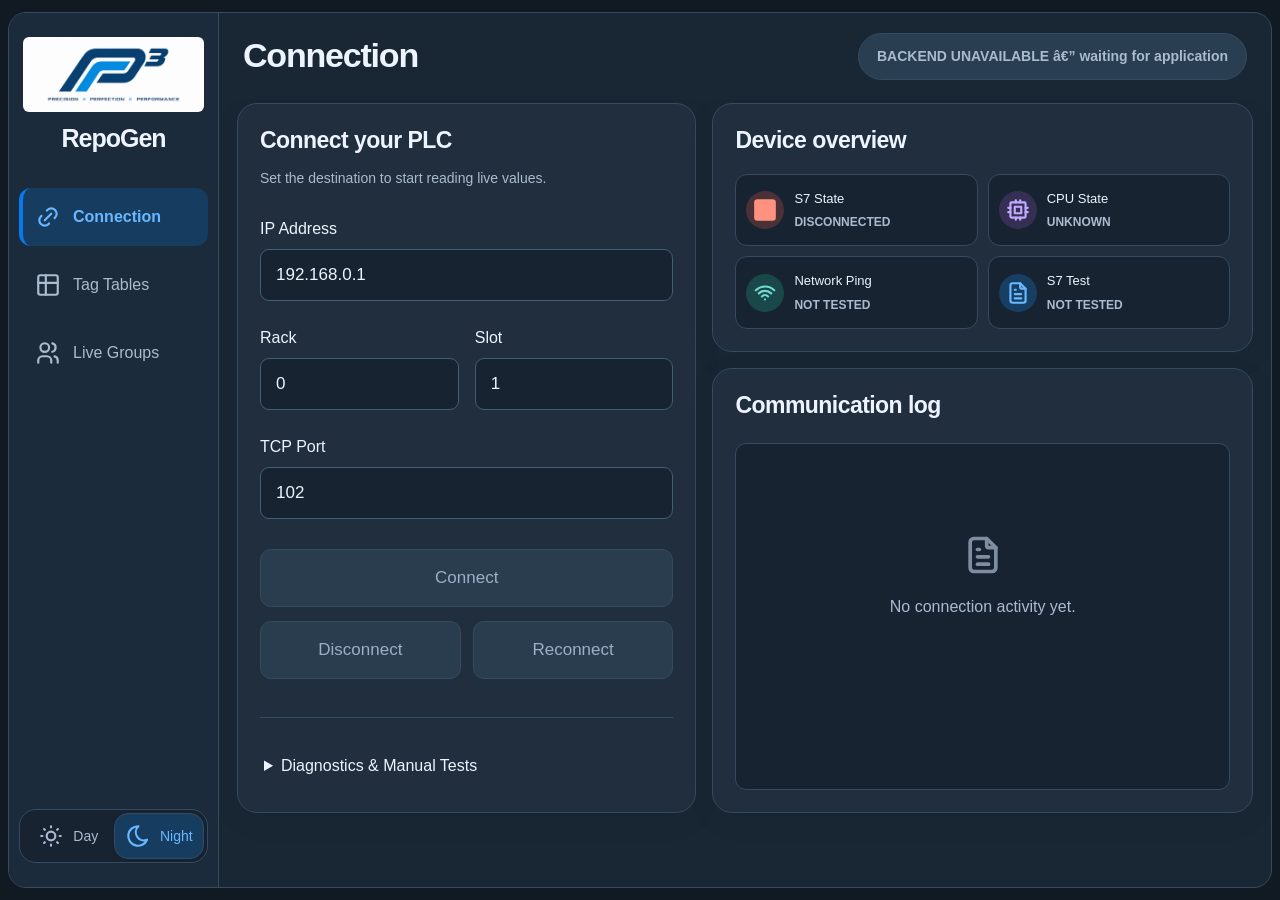
<file: frontend/index.html>
<!DOCTYPE html>
<html lang="en">
<head>
    <meta charset="UTF-8">
    <meta name="viewport" content="width=device-width, initial-scale=1.0">
    <title>RepoGen - S7 Communication Tool</title>
    <link rel="stylesheet" href="styles.css">
    <link rel="stylesheet" href="premium.css">
    <link rel="stylesheet" href="groups.css">
    <link rel="stylesheet" href="workspace.css">
</head>
<body>
    <div class="app-container" id="app-container">
        <aside class="app-sidebar" aria-label="Workspace navigation">
            <div class="brand" title="RepoGen v1.3.0">
                <img src="assets/brand-logo.png" alt="P QUBE SOLUTIONS — Precision × Perfection × Performance" class="brand-logo" width="1600" height="666">
                <span>RepoGen</span>
            </div>
            <nav class="tabs" role="tablist" aria-label="Main Navigation" aria-orientation="vertical">
                <button class="tab-btn active" id="tab-btn-connection" role="tab" aria-selected="true" aria-controls="tab-connection" data-target="tab-connection"><span class="ui-icon icon-link" aria-hidden="true"></span>Connection</button>
                <button class="tab-btn" id="tab-btn-tags" role="tab" aria-selected="false" aria-controls="tab-tags" data-target="tab-tags"><span class="ui-icon icon-table" aria-hidden="true"></span>Tag Tables</button>
                <button class="tab-btn" id="tab-btn-groups" role="tab" aria-selected="false" aria-controls="tab-groups" data-target="tab-groups"><span class="ui-icon icon-users" aria-hidden="true"></span>Live Groups</button>
            </nav>
            <div class="theme-switch" role="group" aria-label="Colour theme">
                <button id="theme-day" aria-label="Switch to day mode" aria-pressed="false"><span class="ui-icon icon-sun" aria-hidden="true"></span>Day</button>
                <button id="theme-night" aria-label="Switch to night mode" aria-pressed="true"><span class="ui-icon icon-moon" aria-hidden="true"></span>Night</button>
            </div>
        </aside>
        <header class="app-header">
            <h1 id="page-title">Connection</h1>
            <div id="connection-indicator" class="status-badge disconnected" role="status" aria-live="polite">DISCONNECTED</div>
        </header>

        <main class="app-main">
            <section id="tab-groups" class="tab-content" role="tabpanel" aria-labelledby="tab-btn-groups">
                <div class="panel group-panel">
                    <div class="group-heading"><div><p class="eyebrow">YOUR LIVE WORKSPACE</p><h2>Live Groups</h2><p class="panel-intro">The values you need. Together in one place.</p></div><button id="new-group" class="btn primary">New group</button></div>
                    <div class="group-controls"><label for="group-select">Group</label><select id="group-select"></select><button id="edit-group" class="btn secondary">Customize</button><button id="monitor-group" class="btn primary">Start live view</button><details class="table-menu group-options"><summary>More</summary><div class="table-menu-body"><button id="delete-group" class="btn danger">Delete group</button></div></details></div>
                    <p id="group-status" role="status" class="panel-intro" data-state="waiting">Create a group from your tags to get started.</p>
                    <div id="group-cards" class="group-cards"></div>
                </div>
            </section>
            <!-- Connection Tab -->
            <section id="tab-connection" class="tab-content active" role="tabpanel" aria-labelledby="tab-btn-connection">
                <div class="connection-grid">
                    <!-- Config Panel -->
                    <div class="panel config-panel">
                        <h2>Connect your PLC</h2><p class="panel-intro">Set the destination to start reading live values.</p>
                        <form id="connection-form" onsubmit="return false;">
                            <div class="form-group">
                                <label for="ip-address">IP Address</label>
                                <input type="text" id="ip-address" required value="192.168.0.1" placeholder="192.168.0.1" autocomplete="off" spellcheck="false">
                            </div>
                            
                            <div class="form-row">
                                <div class="form-group half">
                                    <label for="rack">Rack</label>
                                    <input type="number" id="rack" required value="0" min="0" max="7">
                                </div>
                                <div class="form-group half">
                                    <label for="slot">Slot</label>
                                    <input type="number" id="slot" required value="1" min="0" max="31">
                                </div>
                            </div>

                            <div class="form-group">
                                <label for="port">TCP Port</label>
                                <input type="number" id="port" required value="102" min="1" max="65535">
                            </div>

                            <div class="main-conn-actions">
                                <button type="button" id="btn-connect" class="btn primary btn-large">Connect</button>
                                <div class="secondary-conn-row">
                                    <button type="button" id="btn-disconnect" class="btn secondary" disabled>Disconnect</button>
                                    <button type="button" id="btn-reconnect" class="btn secondary" disabled>Reconnect</button>
                                </div>
                            </div>

                            <!-- Diagnostics Collapsible -->
                            <details class="diagnostics-accordion" id="diag-details">
                                <summary class="diagnostics-summary">Diagnostics & Manual Tests</summary>
                                <div class="diagnostics-body">
                                    <div class="diag-item">
                                        <button type="button" id="btn-ping" class="btn secondary">Ping PLC</button>
                                        <p>Check whether the device responds on the network.</p>
                                    </div>
                                    <div class="diag-item">
                                        <button type="button" id="btn-test-s7" class="btn secondary">Test S7 Communication</button>
                                        <p>Check whether an S7 session can be established.</p>
                                    </div>
                                </div>
                            </details>
                        </form>
                    </div>

                    <!-- Status Panel -->
                    <div class="status-column"><div class="panel status-panel">
                        <h2>Device overview</h2><p class="panel-intro sr-only" id="connection-guidance">Connect to read CPU status and live values.</p>
                        <div class="status-grid">
                            <div class="status-item">
                                <span class="status-icon coral" aria-hidden="true"><span class="ui-icon icon-square-filled"></span></span><span class="label">S7 State</span>
                                <span id="s7-state" class="value disconnected" role="status" aria-live="polite">DISCONNECTED</span>
                            </div>
                            <div class="status-item">
                                <span class="status-icon violet" aria-hidden="true"><span class="ui-icon icon-cpu"></span></span><span class="label">CPU State</span>
                                <span id="cpu-state" class="value unknown" role="status" aria-live="polite">UNKNOWN</span>
                            </div>
                            <div class="status-item">
                                <span class="status-icon teal" aria-hidden="true"><span class="ui-icon icon-wifi"></span></span><span class="label">Network Ping</span>
                                <span id="ping-state" class="value unknown" role="status">NOT TESTED</span>
                            </div>
                            <div class="status-item">
                                <span class="status-icon blue" aria-hidden="true"><span class="ui-icon icon-file-text"></span></span><span class="label">S7 Test</span>
                                <span id="s7-test-state" class="value unknown" role="status">NOT TESTED</span>
                            </div>
                        </div>

                    </div>
                    <div class="panel log-panel">
                        <h2>Communication log</h2>
                        <div class="log-container" tabindex="0" role="region" aria-label="Communication Log Output">
                            <ul id="log-list" aria-live="polite">
                                <li class="log-empty">No connection activity yet.</li>
                            </ul>
                        </div>
                    </div>
                    </div>
                </div>
            </section>

            <!-- Tag Tables Tab -->
            <section id="tab-tags" class="tab-content" role="tabpanel" aria-labelledby="tab-btn-tags">
                <div class="tags-layout">
                    <!-- Wide Sidebar (~230px, hidden on narrow screens) -->
                    <aside class="tags-sidebar" id="tags-sidebar" aria-label="Tag Tables Sidebar">
                        <div class="tags-sidebar-header">
                            <h2>Tables</h2>
                            <button type="button" id="btn-new-table-sidebar" class="btn secondary btn-small" title="Create New Table">+ New</button>
                        </div>
                        <ul id="table-list" class="tags-sidebar-list" role="listbox" aria-label="Tag Tables">
                            <!-- Table list injected here -->
                        </ul>
                    </aside>

                    <!-- Main Tags Content -->
                    <div class="tags-main-content">
                        <div class="tags-toolbar">
                            <div class="tags-toolbar-left">
                                <!-- Compact Dropdown for narrow screens -->
                                <div class="compact-table-select-wrap">
                                    <label for="tag-table-select" class="sr-only" style="display:none;">Select Tag Table</label>
                                    <select id="tag-table-select" aria-label="Select Tag Table">
                                        <option value="">Select a Table...</option>
                                    </select>
                                </div>
                                <button type="button" id="btn-toggle-poll" class="btn primary" disabled>Start Monitoring</button>
                                <button type="button" id="group-selected" class="btn secondary">Group selected tags</button><button type="button" id="btn-add-tag" class="btn secondary" disabled>+ Add Tag</button>
                            </div>
                            <div class="tags-toolbar-right">
                                <button type="button" id="btn-new-table" class="btn secondary compact-table-select-wrap">New Table</button>
                                <details class="table-menu"><summary>Table options</summary><div class="table-menu-body"><button type="button" id="btn-delete-table" class="btn danger" disabled>Delete Table</button></div></details>
                            </div>
                        </div>

                        <!-- Monitoring Diagnostics Bar -->
                        <div id="read-diagnostics" class="poll-diag-bar" role="status" aria-live="polite">
                            <span><strong>Status:</strong> Not monitoring</span>
                            <span><strong>Last Poll:</strong> Never</span>
                            <span><strong>Attempted:</strong> 0</span>
                            <span><strong>Success:</strong> 0</span>
                            <span><strong>Failed:</strong> 0</span>
                        </div>

                        <!-- Data Table Container -->
                        <div class="table-responsive" tabindex="0" role="region" aria-label="Tags Data Table">
                            <table class="tags-table" id="tags-table">
                                <thead>
                                    <tr>
                                        <th scope="col">Name</th>
                                        <th scope="col">Address</th>


                                        <th scope="col">Value</th>
                                        <th scope="col">Quality</th>

                                        <th scope="col">Actions</th>
                                    </tr>
                                </thead>
                                <tbody id="tags-tbody">
                                    <tr>
                                        <td colspan="5" style="text-align: center; color: var(--text-muted); padding: 24px;">
                                            Select or create a tag table to view tags.
                                        </td>
                                    </tr>
                                </tbody>
                            </table>
                        </div>
                    </div>
                </div>
            </section>
        </main>
    </div>

    <!-- Modal 1: New / Edit Table -->
    <div id="modal-table" class="modal-overlay" role="dialog" aria-modal="true" aria-labelledby="modal-table-title">
        <div class="modal-card">
            <div class="modal-header">
                <h3 id="modal-table-title">New Tag Table</h3>
                <button type="button" class="btn btn-small secondary btn-close-modal" aria-label="Close dialog">&times;</button>
            </div>
            <div class="modal-body">
                <div class="form-group">
                    <label for="modal-table-name">Table Name</label>
                    <input type="text" id="modal-table-name" placeholder="e.g. Tank System 1" autocomplete="off">
                    <span id="modal-table-name-error" class="field-error"></span>
                </div>
                <div class="form-group">
                    <label for="modal-table-desc">Description (optional)</label>
                    <input type="text" id="modal-table-desc" placeholder="e.g. Main PLC diagnostic tags">
                </div>
            </div>
            <div class="modal-footer">
                <button type="button" class="btn secondary btn-close-modal">Cancel</button>
                <button type="button" id="btn-save-table" class="btn primary">Save Table</button>
            </div>
        </div>
    </div>

    <!-- Modal 2: Add / Edit Tag -->
    <div id="modal-tag" class="modal-overlay" role="dialog" aria-modal="true" aria-labelledby="modal-tag-title">
        <div class="modal-card">
            <div class="modal-header">
                <h3 id="modal-tag-title">Add Tag</h3>
                <button type="button" class="btn btn-small secondary btn-close-modal" aria-label="Close dialog">&times;</button>
            </div>
            <div class="modal-body">
                <input type="hidden" id="modal-tag-id">
                
                <div class="form-group">
                    <label for="modal-tag-name">Tag Name</label>
                    <input type="text" id="modal-tag-name" placeholder="e.g. Pump Running Status" autocomplete="off">
                    <span id="modal-tag-name-error" class="field-error"></span>
                </div>
                
                <div class="form-row">
                    <div class="form-group half">
                        <label for="modal-tag-area">Memory Area</label>
                        <select id="modal-tag-area">
                            <option value="M">Memory (M)</option>
                            <option value="I">Input (I)</option>
                            <option value="Q">Output (Q)</option>
                            <option value="DB">Data Block (DB)</option>
                        </select>
                    </div>
                    <div class="form-group half" id="group-db-number" style="display: none;">
                        <label for="modal-tag-db-number">DB Number</label>
                        <input type="number" id="modal-tag-db-number" min="1" max="65535" value="1">
                        <span id="modal-tag-db-error" class="field-error"></span>
                    </div>
                </div>
                
                <div class="form-row">
                    <div class="form-group half">
                        <label for="modal-tag-type">Data Type</label>
                        <select id="modal-tag-type">
                            <option value="BOOL">BOOL</option>
                            <option value="BYTE">BYTE</option>
                            <option value="SINT">SINT</option>
                            <option value="USINT">USINT</option>
                            <option value="INT">INT</option>
                            <option value="UINT">UINT</option>
                            <option value="WORD">WORD</option>
                            <option value="DINT">DINT</option>
                            <option value="UDINT">UDINT</option>
                            <option value="DWORD">DWORD</option>
                            <option value="REAL">REAL</option>
                        </select>
                    </div>
                    <div class="form-group half">
                        <label for="modal-tag-access">Access</label>
                        <select id="modal-tag-access">
                            <option value="Read/Write">Read/Write</option>
                            <option value="Read Only">Read Only</option>
                        </select>
                    </div>
                </div>

                <div class="form-group">
                    <label for="modal-tag-address">Address Offset</label>
                    <input type="text" id="modal-tag-address" value="0.0" autocomplete="off" spellcheck="false" aria-describedby="tag-address-help tag-address-preview">
                    <span id="tag-address-help" class="help-text">Byte.bit, for example 0.0</span>
                    <div id="tag-address-preview" class="preview-pill" aria-live="polite">Preview: M0.0</div>
                    <span id="modal-tag-address-error" class="field-error"></span>
                </div>
            </div>
            <div class="modal-footer">
                <button type="button" class="btn secondary btn-close-modal">Cancel</button>
                <button type="button" id="btn-save-tag" class="btn primary">Save Tag</button>
            </div>
        </div>
    </div>

    <!-- Modal 3: Write Value (Redesigned) -->
    <div id="modal-write" class="modal-overlay" role="dialog" aria-modal="true" aria-labelledby="modal-write-title">
        <div class="modal-card">
            <div class="modal-header">
                <h3 id="modal-write-title">Write Tag Value</h3>
                <button type="button" class="btn btn-small secondary btn-close-modal" aria-label="Close dialog">&times;</button>
            </div>
            <div class="modal-body">
                <input type="hidden" id="write-tag-id">
                
                <!-- Destination & Tag Metadata -->
                <div class="write-meta-box">
                    <div class="meta-row">
                        <span class="meta-label">Tag Name</span>
                        <span id="write-meta-name" class="meta-val">---</span>
                    </div>
                    <div class="meta-row">
                        <span class="meta-label">PLC Destination</span>
                        <span id="write-meta-dest" class="meta-val">---</span>
                    </div>
                    <div class="meta-row">
                        <span class="meta-label">Resolved Address</span>
                        <span id="write-meta-addr" class="meta-val">---</span>
                    </div>
                    <div class="meta-row">
                        <span class="meta-label">Data Type</span>
                        <span id="write-meta-type" class="meta-val">---</span>
                    </div>
                    <div class="meta-row" style="grid-column: span 2;">
                        <span class="meta-label">Current Status</span>
                        <span id="write-meta-current-status" class="meta-val">Unavailable</span>
                    </div>
                </div>

                <!-- Q Area Hardware Warning -->
                <div id="write-warning-q" class="write-warning-banner" style="display: none;">
                    <strong>CAUTION:</strong> Writing to Output memory (Q) directly changes physical PLC outputs and may affect active machinery.
                </div>

                <!-- Input Group: BOOL -->
                <div id="write-input-bool-group" class="form-group" style="display: none;">
                    <label for="write-bool-select">Proposed Value</label>
                    <select id="write-bool-select" aria-describedby="write-input-error">
                        <option value="" disabled selected>Select value to write...</option>
                        <option value="false">False (0)</option>
                        <option value="true">True (1)</option>
                    </select>
                </div>

                <!-- Input Group: Numeric / Text -->
                <div id="write-input-numeric-group" class="form-group">
                    <label for="write-numeric-input">Proposed Value</label>
                    <input type="text" id="write-numeric-input" placeholder="Enter value" autocomplete="off" spellcheck="false" aria-describedby="write-input-error write-numeric-hint">
                    <span id="write-numeric-hint" class="help-text"></span>
                </div>

                <span id="write-input-error" class="field-error" style="display: none;"></span>

                <!-- Comparison Card -->
                <div class="comparison-card">
                    <div>
                        <span class="meta-label">Current</span><br>
                        <strong id="compare-current-val">Unavailable</strong>
                    </div>
                    <div class="comparison-arrow">&rarr;</div>
                    <div>
                        <span class="meta-label">Proposed</span><br>
                        <strong id="compare-proposed-val">None</strong>
                    </div>
                </div>

                <!-- In-Dialog Result / Status Feedback -->
                <div id="write-status-msg" class="write-status-msg" role="alert"></div>
            </div>
            <div class="modal-footer">
                <button type="button" class="btn secondary btn-close-modal">Cancel</button>
                <button type="button" id="btn-execute-write" class="btn primary" disabled>Write Value</button>
            </div>
        </div>
    </div>

    <div id="modal-group" class="modal-overlay" role="dialog" aria-modal="true" aria-labelledby="group-editor-title"><div class="modal-card">
      <div class="modal-header"><h3 id="group-editor-title">Create a group</h3><button class="btn secondary btn-close-modal" aria-label="Close group editor">×</button></div>
      <div class="modal-body"><label for="group-name">Group name</label><input id="group-name" maxlength="80" placeholder="e.g. Cooling system">
      <label for="group-search">Find tags</label><input id="group-search" type="search" placeholder="Search by tag or table name">
      <p class="help-text">Select tags from any table. Uncheck a tag to remove it from this group.</p><p id="group-count" role="status"></p><div id="group-picker"></div><p id="group-error" role="alert"></p></div>
      <div class="modal-footer"><button class="btn secondary btn-close-modal">Cancel</button><button id="save-group" class="btn primary">Save group</button></div>
    </div>
    </div>
    <script src="groups.js"></script><script src="app.js"></script>
</body>
</html>
</file>
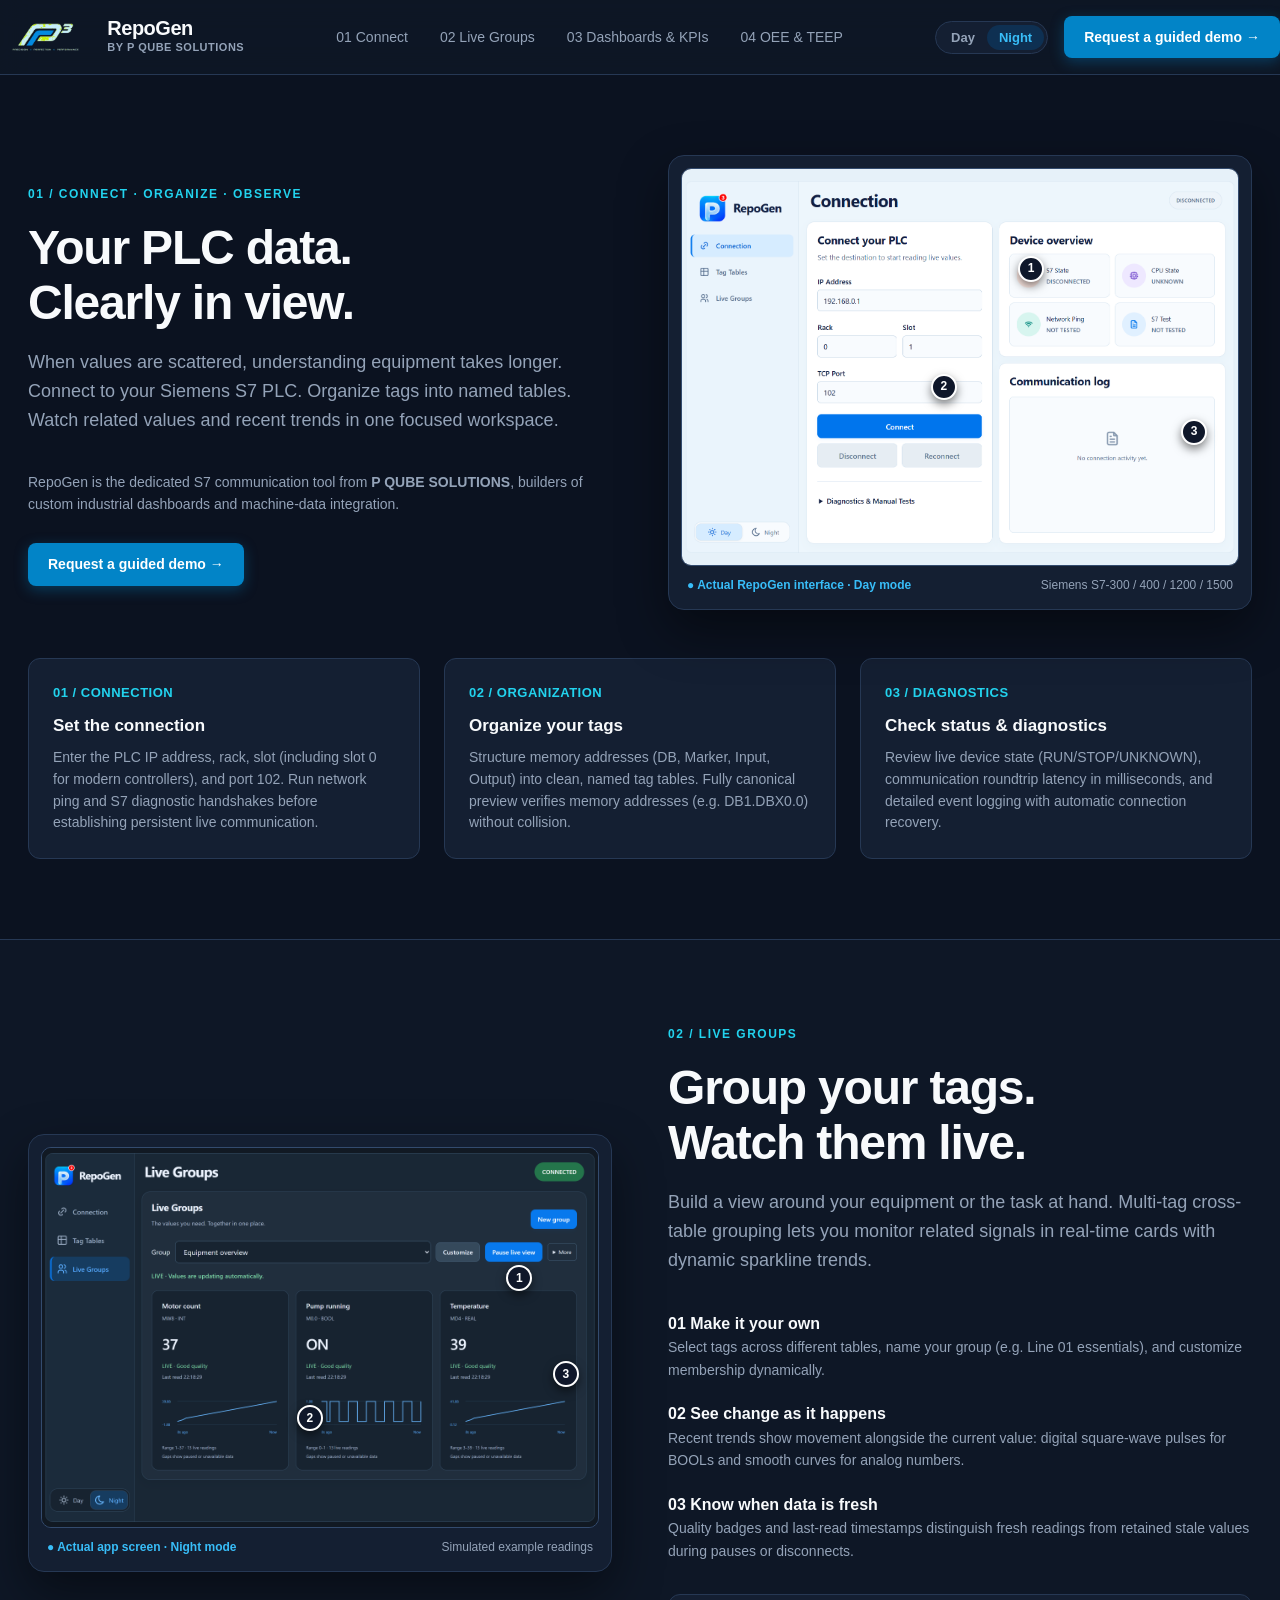
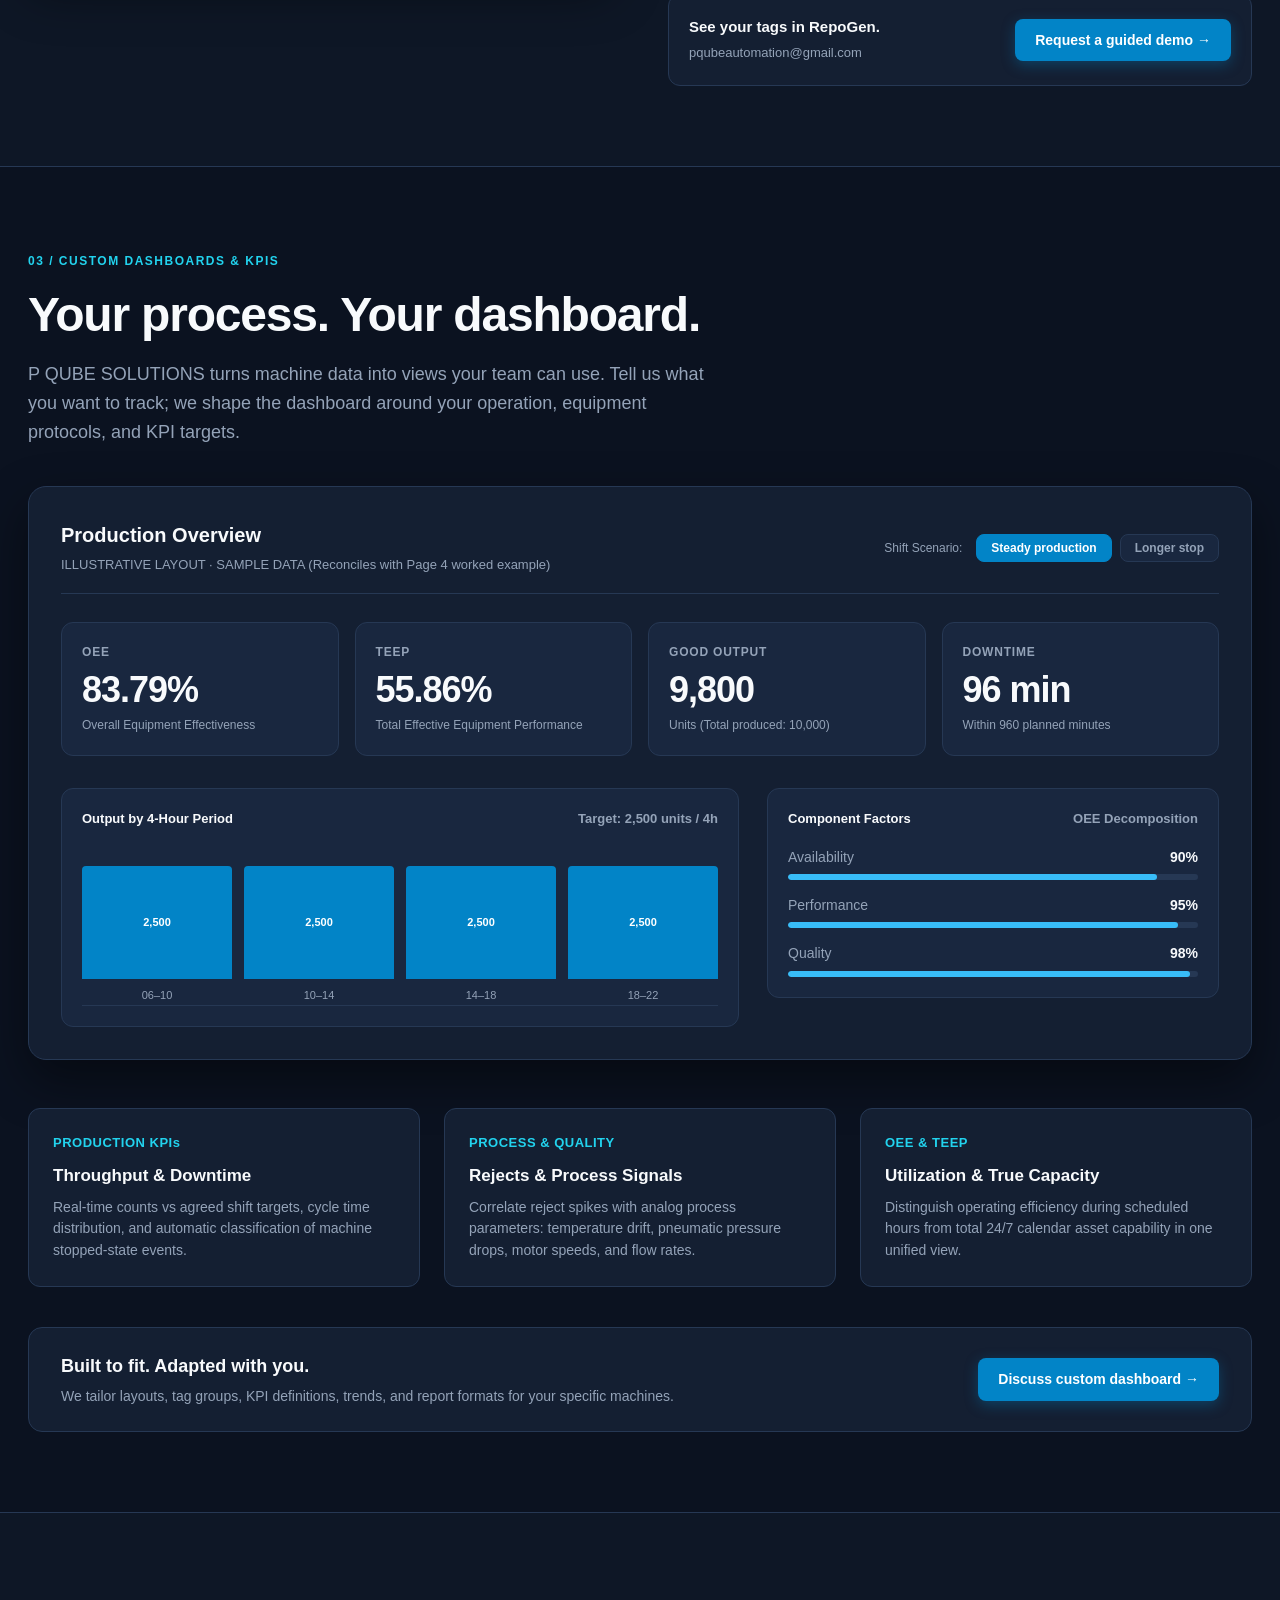
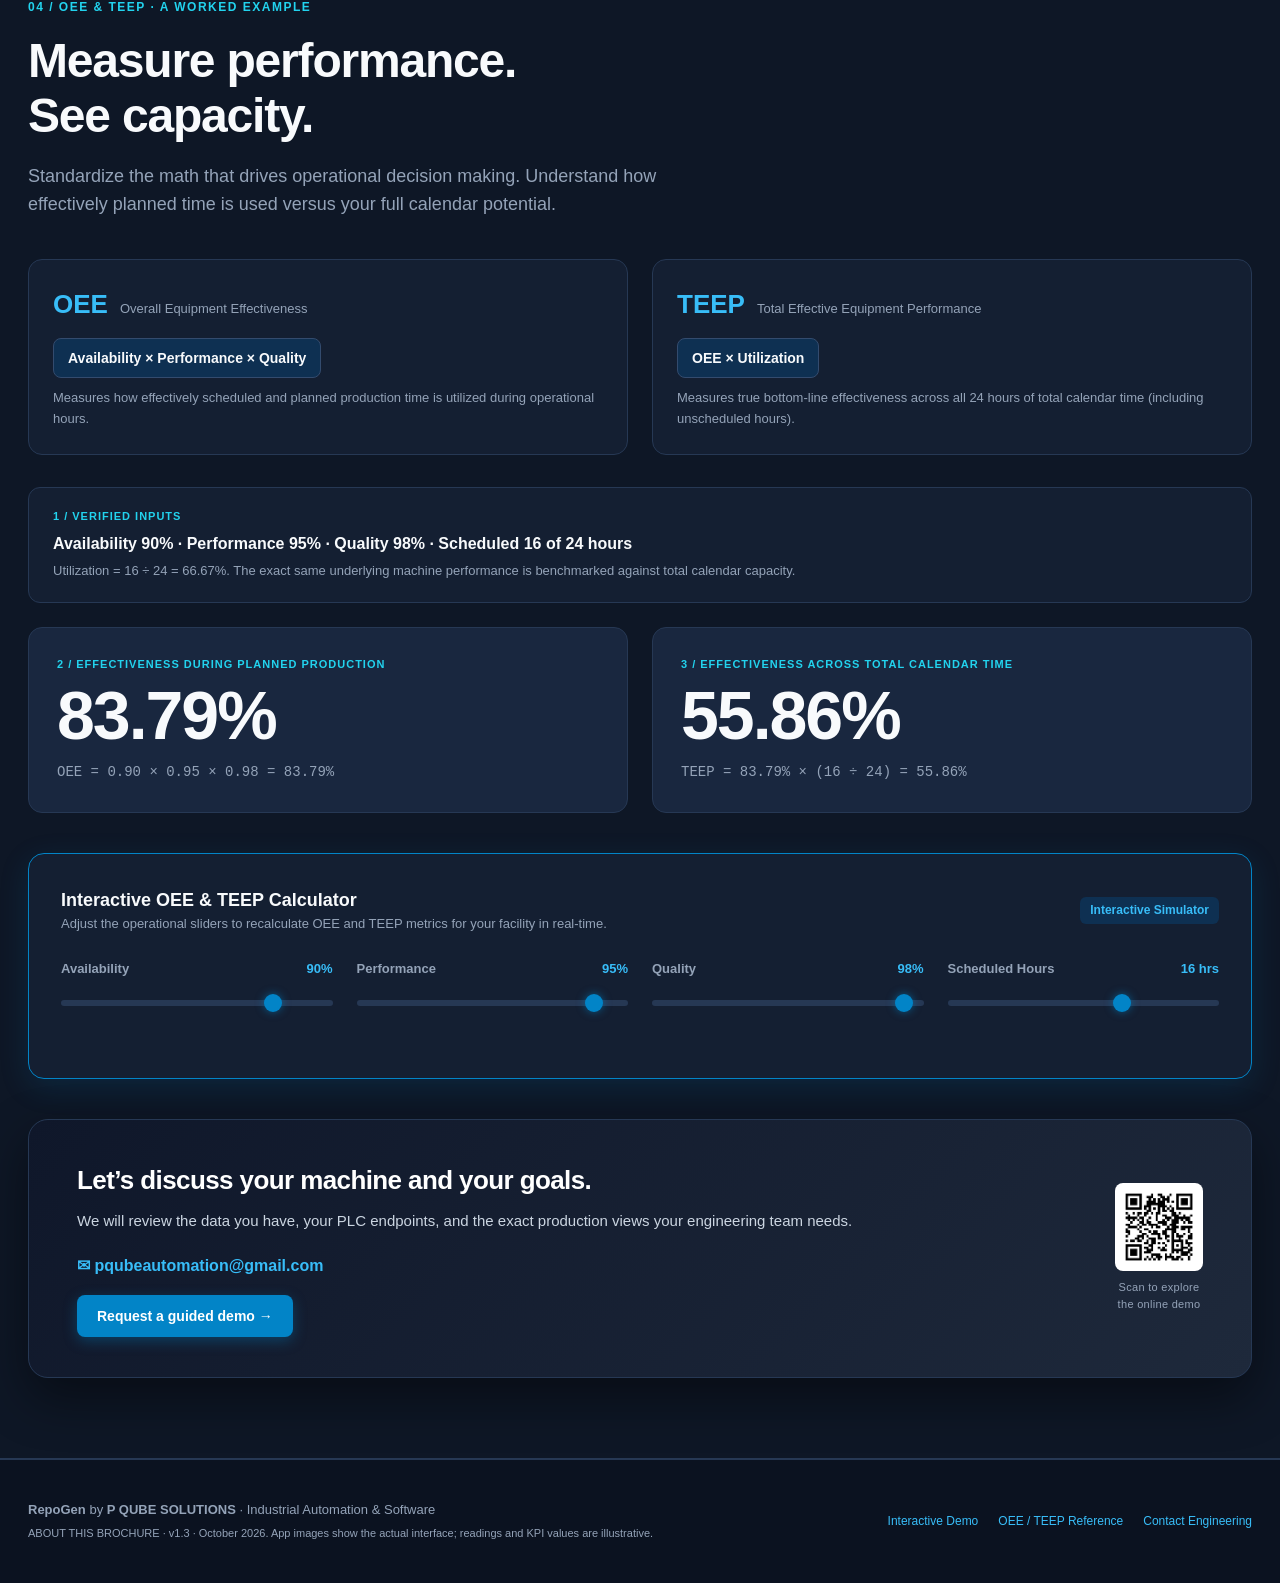
<file: website/index.html>
<!doctype html>
<html lang="en" data-theme="dark">
<head>
  <meta charset="utf-8">
  <meta name="viewport" content="width=device-width, initial-scale=1.0">
  <title>RepoGen by P QUBE SOLUTIONS | Industrial PLC Connectivity & Custom Dashboards</title>
  <meta name="description" content="RepoGen connects Siemens S7 PLCs, organizes tags into focused groups, and powers tailored industrial dashboards, live trends, and OEE/TEEP analytics.">
  <link rel="icon" type="image/png" href="assets/p3-app-icon.png">
  <style>
    :root {
      color-scheme: dark;
      --bg: #0b1220;
      --shell: #0e1726;
      --panel: #141f32;
      --card: #19273f;
      --card-hover: #20324f;
      --ink: #f8fafc;
      --muted: #94a3b8;
      --line: #263854;
      --line-light: #334b6e;
      --blue: #0284c7;
      --blue-glow: #38bdf8;
      --blue-hover: #0ea5e9;
      --cyan: #00e5ff;
      --accent: #22d3ee;
      --tint: #0e3052;
      --green: #10b981;
      --green-tint: #064e3b;
      --amber: #f59e0b;
      --amber-tint: #451a03;
      --shadow: 0 20px 50px rgba(0, 0, 0, 0.45);
      --font-main: 'Segoe UI', -apple-system, BlinkMacSystemFont, Roboto, sans-serif;
    }

    :root[data-theme="light"] {
      color-scheme: light;
      --bg: #f8fafc;
      --shell: #f1f5f9;
      --panel: #ffffff;
      --card: #f8fafc;
      --card-hover: #edf2f7;
      --ink: #0f172a;
      --muted: #475569;
      --line: #cbd5e1;
      --line-light: #e2e8f0;
      --blue: #0284c7;
      --blue-glow: #0284c7;
      --blue-hover: #0369a1;
      --cyan: #0284c7;
      --accent: #0891b2;
      --tint: #e0f2fe;
      --green: #059669;
      --green-tint: #ecfdf5;
      --amber: #d97706;
      --amber-tint: #fffbeb;
      --shadow: 0 16px 40px rgba(15, 23, 42, 0.08);
    }

    * { box-sizing: border-box; margin: 0; padding: 0; }
    html { scroll-behavior: smooth; font-size: 16px; }
    body {
      background: var(--bg);
      color: var(--ink);
      font-family: var(--font-main);
      line-height: 1.6;
      -webkit-font-smoothing: antialiased;
      transition: background-color 0.25s ease, color 0.25s ease;
    }

    a { color: var(--blue-glow); text-decoration: none; transition: color 0.15s; }
    a:hover { color: var(--accent); }
    img { max-width: 100%; height: auto; display: block; }
    button { font-family: inherit; cursor: pointer; border: 0; background: transparent; }

    .wrap { max-width: 1280px; margin: 0 auto; padding: 0 28px; }

    /* --- TOP NAVBAR --- */
    .top-bar {
      position: sticky;
      top: 0;
      z-index: 100;
      background: rgba(14, 23, 38, 0.88);
      backdrop-filter: blur(14px);
      border-bottom: 1px solid var(--line);
      transition: background-color 0.25s, border-color 0.25s;
    }
    :root[data-theme="light"] .top-bar {
      background: rgba(255, 255, 255, 0.92);
      border-bottom: 1px solid var(--line);
    }
    .nav-container {
      display: flex;
      justify-content: space-between;
      align-items: center;
      padding: 16px 0;
      gap: 20px;
    }
    .brand-link {
      display: flex;
      align-items: center;
      gap: 16px;
      text-decoration: none;
    }
    .brand-p3-img {
      height: 38px;
      width: auto;
      object-fit: contain;
    }
    .brand-info {
      display: flex;
      flex-direction: column;
    }
    .brand-title {
      font-size: 20px;
      font-weight: 700;
      color: var(--ink);
      letter-spacing: -0.5px;
      line-height: 1.1;
    }
    .brand-sub {
      font-size: 11px;
      font-weight: 600;
      color: var(--muted);
      letter-spacing: 0.5px;
      text-transform: uppercase;
    }
    .nav-links {
      display: flex;
      align-items: center;
      gap: 24px;
      list-style: none;
    }
    .nav-links a {
      font-size: 14px;
      font-weight: 500;
      color: var(--muted);
      padding: 6px 4px;
      transition: color 0.15s;
    }
    .nav-links a:hover { color: var(--ink); }
    .nav-actions {
      display: flex;
      align-items: center;
      gap: 16px;
    }

    /* Theme Switch */
    .theme-switch {
      display: flex;
      background: var(--panel);
      border: 1px solid var(--line);
      border-radius: 20px;
      padding: 3px;
    }
    .theme-btn {
      padding: 5px 12px;
      font-size: 13px;
      font-weight: 600;
      color: var(--muted);
      border-radius: 16px;
      transition: all 0.2s;
    }
    .theme-btn.active {
      background: var(--tint);
      color: var(--blue-glow);
    }

    /* Primary CTA Button */
    .btn-demo {
      display: inline-flex;
      align-items: center;
      gap: 8px;
      background: var(--blue);
      color: #ffffff !important;
      font-size: 14px;
      font-weight: 600;
      padding: 10px 20px;
      border-radius: 8px;
      box-shadow: 0 4px 14px rgba(2, 132, 199, 0.35);
      transition: transform 0.15s, background-color 0.15s, box-shadow 0.15s;
      white-space: nowrap;
    }
    .btn-demo:hover {
      background: var(--blue-hover);
      transform: translateY(-1px);
      box-shadow: 0 6px 20px rgba(2, 132, 199, 0.45);
    }

    /* --- PAGE SECTIONS --- */
    .page-section {
      padding: 80px 0;
      border-bottom: 1px solid var(--line);
      position: relative;
    }
    .page-section:nth-of-type(even) {
      background: var(--shell);
    }

    .section-tag {
      display: inline-flex;
      align-items: center;
      gap: 8px;
      font-size: 12px;
      font-weight: 700;
      letter-spacing: 1.5px;
      text-transform: uppercase;
      color: var(--accent);
      margin-bottom: 16px;
    }
    .section-title {
      font-size: clamp(32px, 3.8vw, 48px);
      line-height: 1.15;
      font-weight: 700;
      letter-spacing: -1.2px;
      margin-bottom: 18px;
      color: var(--ink);
    }
    .section-lead {
      font-size: 18px;
      line-height: 1.6;
      color: var(--muted);
      max-width: 680px;
      margin-bottom: 36px;
    }

    /* Grid Layouts */
    .two-col {
      display: grid;
      grid-template-columns: 1fr 1fr;
      gap: 56px;
      align-items: center;
    }

    /* --- ANNOTATED SCREENSHOT CARD --- */
    .screenshot-card {
      position: relative;
      background: var(--panel);
      border: 1px solid var(--line);
      border-radius: 16px;
      padding: 12px;
      box-shadow: var(--shadow);
      overflow: hidden;
    }
    .screenshot-img {
      width: 100%;
      border-radius: 10px;
      display: block;
      border: 1px solid var(--line-light);
    }
    .caption-bar {
      display: flex;
      justify-content: space-between;
      align-items: center;
      padding: 10px 6px 2px;
      font-size: 12px;
      color: var(--muted);
    }
    .caption-badge {
      display: inline-flex;
      align-items: center;
      gap: 6px;
      font-weight: 600;
      color: var(--blue-glow);
    }

    /* Interactive Callout Pins */
    .pin {
      position: absolute;
      width: 26px;
      height: 26px;
      background: #0f172a;
      border: 2px solid #ffffff;
      color: #ffffff;
      font-size: 12px;
      font-weight: 700;
      border-radius: 50%;
      display: flex;
      align-items: center;
      justify-content: center;
      box-shadow: 0 4px 10px rgba(0, 0, 0, 0.5);
      cursor: pointer;
      transition: transform 0.2s, background-color 0.2s;
    }
    .pin:hover {
      transform: scale(1.15);
      background: var(--blue);
    }
    /* Pin coordinates for Page 1 */
    .pin-p1-1 { top: 22%; left: 60%; }
    .pin-p1-2 { top: 48%; left: 45%; }
    .pin-p1-3 { top: 58%; left: 88%; }
    /* Pin coordinates for Page 2 */
    .pin-p2-1 { top: 30%; left: 82%; }
    .pin-p2-2 { top: 62%; left: 46%; }
    .pin-p2-3 { top: 52%; left: 90%; }

    /* Feature Pillars */
    .pillars-grid {
      display: grid;
      grid-template-columns: repeat(3, 1fr);
      gap: 24px;
      margin-top: 48px;
    }
    .pillar-card {
      background: var(--panel);
      border: 1px solid var(--line);
      border-radius: 12px;
      padding: 24px;
      transition: border-color 0.2s, transform 0.2s;
    }
    .pillar-card:hover {
      border-color: var(--blue);
      transform: translateY(-2px);
    }
    .pillar-num {
      font-size: 13px;
      font-weight: 700;
      color: var(--accent);
      margin-bottom: 8px;
      letter-spacing: 0.5px;
    }
    .pillar-title {
      font-size: 17px;
      font-weight: 700;
      color: var(--ink);
      margin-bottom: 8px;
    }
    .pillar-body {
      font-size: 14px;
      color: var(--muted);
      line-height: 1.55;
    }

    /* --- PAGE 3: KPI DASHBOARD COMPONENT --- */
    .kpi-container {
      background: var(--panel);
      border: 1px solid var(--line);
      border-radius: 18px;
      padding: 32px;
      box-shadow: var(--shadow);
      margin-bottom: 40px;
    }
    .kpi-header {
      display: flex;
      justify-content: space-between;
      align-items: center;
      margin-bottom: 28px;
      padding-bottom: 16px;
      border-bottom: 1px solid var(--line);
      flex-wrap: wrap;
      gap: 16px;
    }
    .kpi-title-box h3 {
      font-size: 20px;
      font-weight: 700;
      color: var(--ink);
    }
    .kpi-sub {
      font-size: 13px;
      color: var(--muted);
    }
    .scenario-toggle {
      display: flex;
      gap: 8px;
      align-items: center;
    }
    .scenario-toggle span {
      font-size: 12px;
      color: var(--muted);
      margin-right: 6px;
    }
    .btn-scenario {
      padding: 6px 14px;
      font-size: 12px;
      font-weight: 600;
      border: 1px solid var(--line);
      border-radius: 8px;
      color: var(--muted);
      background: var(--card);
      transition: all 0.15s;
    }
    .btn-scenario.active {
      background: var(--blue);
      color: #ffffff;
      border-color: var(--blue);
    }

    /* 4 Primary KPI metric cards */
    .metrics-row {
      display: grid;
      grid-template-columns: repeat(4, 1fr);
      gap: 16px;
      margin-bottom: 32px;
    }
    .metric-box {
      background: var(--card);
      border: 1px solid var(--line);
      border-radius: 12px;
      padding: 20px;
      position: relative;
      overflow: hidden;
    }
    .metric-label {
      font-size: 12px;
      font-weight: 700;
      color: var(--muted);
      letter-spacing: 0.8px;
      text-transform: uppercase;
      margin-bottom: 8px;
    }
    .metric-val {
      font-size: 36px;
      font-weight: 750;
      letter-spacing: -1px;
      color: var(--ink);
      line-height: 1.1;
      margin-bottom: 6px;
    }
    .metric-note {
      font-size: 12px;
      color: var(--muted);
    }

    /* Shift Output & OEE Breakdown Grid */
    .chart-dashboard-grid {
      display: grid;
      grid-template-columns: 1.5fr 1fr;
      gap: 28px;
      align-items: start;
    }
    .chart-panel {
      background: var(--card);
      border: 1px solid var(--line);
      border-radius: 12px;
      padding: 20px;
    }
    .chart-panel-head {
      display: flex;
      justify-content: space-between;
      margin-bottom: 16px;
      font-size: 13px;
      font-weight: 600;
    }
    .bar-chart {
      display: flex;
      justify-content: space-around;
      align-items: flex-end;
      height: 160px;
      padding-top: 20px;
      border-bottom: 1px solid var(--line);
      gap: 12px;
    }
    .bar-col {
      display: flex;
      flex-direction: column;
      align-items: center;
      gap: 8px;
      flex: 1;
      height: 100%;
      justify-content: flex-end;
    }
    .bar-fill {
      width: 100%;
      background: var(--blue);
      border-radius: 4px 4px 0 0;
      transition: height 0.4s ease, background-color 0.2s;
      display: flex;
      align-items: center;
      justify-content: center;
      color: #ffffff;
      font-size: 11px;
      font-weight: 700;
    }
    .bar-label {
      font-size: 11px;
      color: var(--muted);
    }

    /* Rate rows */
    .rate-list {
      display: flex;
      flex-direction: column;
      gap: 14px;
    }
    .rate-item {
      display: flex;
      justify-content: space-between;
      align-items: center;
      font-size: 14px;
    }
    .rate-name { color: var(--muted); }
    .rate-val { font-weight: 700; color: var(--ink); }
    .rate-bar-bg {
      height: 6px;
      background: var(--line);
      border-radius: 3px;
      overflow: hidden;
      margin-top: 6px;
    }
    .rate-bar-fill {
      height: 100%;
      background: var(--blue-glow);
      border-radius: 3px;
      transition: width 0.4s ease;
    }

    /* --- PAGE 4: OEE & TEEP WORKED EXAMPLE --- */
    .calc-definitions {
      display: grid;
      grid-template-columns: 1fr 1fr;
      gap: 24px;
      margin-bottom: 32px;
    }
    .calc-def-card {
      background: var(--panel);
      border: 1px solid var(--line);
      border-radius: 14px;
      padding: 24px;
    }
    .calc-def-head {
      display: flex;
      align-items: baseline;
      gap: 12px;
      margin-bottom: 12px;
    }
    .calc-acronym {
      font-size: 26px;
      font-weight: 800;
      color: var(--blue-glow);
    }
    .calc-full {
      font-size: 13px;
      color: var(--muted);
    }
    .calc-formula-badge {
      display: inline-block;
      background: var(--tint);
      border: 1px solid var(--line-light);
      padding: 8px 14px;
      border-radius: 8px;
      font-size: 14px;
      font-weight: 700;
      color: var(--ink);
      margin-bottom: 10px;
    }
    .calc-explain {
      font-size: 13px;
      color: var(--muted);
    }

    /* Worked result big cards */
    .worked-grid {
      display: grid;
      grid-template-columns: 1fr 1fr;
      gap: 24px;
      margin-bottom: 40px;
    }
    .result-card {
      background: var(--card);
      border: 1px solid var(--line);
      border-radius: 14px;
      padding: 28px;
    }
    .result-step {
      font-size: 11px;
      font-weight: 700;
      letter-spacing: 1px;
      color: var(--accent);
      text-transform: uppercase;
      margin-bottom: 8px;
    }
    .result-huge {
      font-size: clamp(48px, 5.5vw, 68px);
      font-weight: 850;
      line-height: 1;
      color: var(--ink);
      letter-spacing: -2px;
      margin-bottom: 12px;
    }
    .result-math {
      font-size: 14px;
      color: var(--muted);
      font-family: monospace;
    }

    /* Live Interactive Calculator Box */
    .interactive-calc {
      background: var(--panel);
      border: 1px solid var(--blue);
      border-radius: 16px;
      padding: 32px;
      margin-bottom: 40px;
      box-shadow: 0 8px 30px rgba(2, 132, 199, 0.15);
    }
    .calc-slider-grid {
      display: grid;
      grid-template-columns: repeat(4, 1fr);
      gap: 24px;
      margin: 24px 0 32px;
    }
    .slider-group label {
      display: flex;
      justify-content: space-between;
      font-size: 13px;
      font-weight: 600;
      margin-bottom: 8px;
      color: var(--muted);
    }
    .slider-val {
      color: var(--blue-glow);
      font-weight: 700;
    }
    .slider-group input[type="range"] {
      width: 100%;
      height: 6px;
      border-radius: 3px;
      background: var(--line);
      outline: none;
      -webkit-appearance: none;
    }
    .slider-group input[type="range"]::-webkit-slider-thumb {
      -webkit-appearance: none;
      width: 18px;
      height: 18px;
      border-radius: 50%;
      background: var(--blue);
      cursor: pointer;
      box-shadow: 0 0 8px rgba(2, 132, 199, 0.6);
    }

    /* Conversion CTA Card */
    .cta-card {
      background: linear-gradient(135deg, #0f172a 0%, #1e293b 100%);
      border: 1px solid var(--line);
      border-radius: 20px;
      padding: 40px 48px;
      display: grid;
      grid-template-columns: 1fr auto;
      gap: 40px;
      align-items: center;
      color: #ffffff;
      box-shadow: var(--shadow);
    }
    :root[data-theme="light"] .cta-card {
      background: linear-gradient(135deg, #0b1220 0%, #172554 100%);
    }
    .cta-content h3 {
      font-size: 26px;
      font-weight: 700;
      letter-spacing: -0.6px;
      margin-bottom: 8px;
      color: #ffffff;
    }
    .cta-content p {
      font-size: 15px;
      color: #cbd5e1;
      margin-bottom: 20px;
    }
    .cta-email-link {
      font-size: 16px;
      font-weight: 600;
      color: #38bdf8 !important;
      display: inline-block;
      margin-bottom: 16px;
    }
    .cta-actions {
      display: flex;
      align-items: center;
      gap: 20px;
      flex-wrap: wrap;
    }
    .qr-container {
      display: flex;
      flex-direction: column;
      align-items: center;
      gap: 8px;
    }
    .qr-img {
      width: 88px;
      height: 88px;
      background: #ffffff;
      border-radius: 8px;
      padding: 6px;
    }
    .qr-label {
      font-size: 11px;
      color: #94a3b8;
      text-align: center;
      letter-spacing: 0.3px;
    }

    /* Footer */
    footer {
      background: var(--bg);
      border-top: 1px solid var(--line);
      padding: 40px 0;
      font-size: 13px;
      color: var(--muted);
    }
    .footer-content {
      display: flex;
      justify-content: space-between;
      align-items: center;
      flex-wrap: wrap;
      gap: 20px;
    }

    /* Mobile Responsive */
    @media (max-width: 992px) {
      .two-col { grid-template-columns: 1fr; gap: 40px; }
      .metrics-row { grid-template-columns: repeat(2, 1fr); }
      .chart-dashboard-grid { grid-template-columns: 1fr; }
      .calc-slider-grid { grid-template-columns: repeat(2, 1fr); }
      .cta-card { grid-template-columns: 1fr; padding: 32px 24px; }
      .nav-links { display: none; }
    }
    @media (max-width: 640px) {
      .pillars-grid { grid-template-columns: 1fr; }
      .metrics-row { grid-template-columns: 1fr; }
      .calc-definitions { grid-template-columns: 1fr; }
      .worked-grid { grid-template-columns: 1fr; }
      .calc-slider-grid { grid-template-columns: 1fr; }
      .section-title { font-size: 28px; }
    }
  </style>
</head>
<body>

  <!-- TOP NAVIGATION BAR -->
  <header class="top-bar">
    <div class="wrap nav-container">
      <a href="#page1" class="brand-link" title="RepoGen by P QUBE SOLUTIONS">
        <img src="assets/p3-logo-dark.png" alt="P³ Logo" class="brand-p3-img">
        <div class="brand-info">
          <span class="brand-title">RepoGen</span>
          <span class="brand-sub">by P QUBE SOLUTIONS</span>
        </div>
      </a>

      <ul class="nav-links">
        <li><a href="#page1">01 Connect</a></li>
        <li><a href="#page2">02 Live Groups</a></li>
        <li><a href="#page3">03 Dashboards & KPIs</a></li>
        <li><a href="#page4">04 OEE & TEEP</a></li>
      </ul>

      <div class="nav-actions">
        <div class="theme-switch" role="group" aria-label="Appearance Mode">
          <button id="theme-day" class="theme-btn" onclick="setTheme('light')">Day</button>
          <button id="theme-night" class="theme-btn active" onclick="setTheme('dark')">Night</button>
        </div>
        <a href="mailto:pqubeautomation@gmail.com?subject=RepoGen%20guided%20demo" class="btn-demo">Request a guided demo &rarr;</a>
      </div>
    </div>
  </header>

  <!-- PAGE 1: CONNECT · ORGANIZE · OBSERVE -->
  <section class="page-section" id="page1">
    <div class="wrap">
      <div class="two-col">
        <div class="content-left">
          <div class="section-tag">01 / CONNECT &middot; ORGANIZE &middot; OBSERVE</div>
          <h1 class="section-title">Your PLC data.<br>Clearly in view.</h1>
          <p class="section-lead">When values are scattered, understanding equipment takes longer. Connect to your Siemens S7 PLC. Organize tags into named tables. Watch related values and recent trends in one focused workspace.</p>
          <p style="font-size: 14px; color: var(--muted); margin-bottom: 28px;">
            RepoGen is the dedicated S7 communication tool from <strong>P QUBE SOLUTIONS</strong>, builders of custom industrial dashboards and machine-data integration.
          </p>
          <a href="mailto:pqubeautomation@gmail.com?subject=RepoGen%20guided%20demo" class="btn-demo">Request a guided demo &rarr;</a>
        </div>

        <div class="content-right">
          <div class="screenshot-card">
            <img src="assets/actual-connection.png" alt="Actual RepoGen Connection interface in day mode" class="screenshot-img">
            <div class="pin pin-p1-1" title="01: Set the connection (IP, rack, slot, port)">1</div>
            <div class="pin pin-p1-2" title="02: Organize your tags into tables">2</div>
            <div class="pin pin-p1-3" title="03: Device state and communication feedback">3</div>
            <div class="caption-bar">
              <span class="caption-badge">&#9679; Actual RepoGen interface &middot; Day mode</span>
              <span>Siemens S7-300 / 400 / 1200 / 1500</span>
            </div>
          </div>
        </div>
      </div>

      <div class="pillars-grid">
        <div class="pillar-card">
          <div class="pillar-num">01 / CONNECTION</div>
          <h3 class="pillar-title">Set the connection</h3>
          <p class="pillar-body">Enter the PLC IP address, rack, slot (including slot 0 for modern controllers), and port 102. Run network ping and S7 diagnostic handshakes before establishing persistent live communication.</p>
        </div>
        <div class="pillar-card">
          <div class="pillar-num">02 / ORGANIZATION</div>
          <h3 class="pillar-title">Organize your tags</h3>
          <p class="pillar-body">Structure memory addresses (DB, Marker, Input, Output) into clean, named tag tables. Fully canonical preview verifies memory addresses (e.g. DB1.DBX0.0) without collision.</p>
        </div>
        <div class="pillar-card">
          <div class="pillar-num">03 / DIAGNOSTICS</div>
          <h3 class="pillar-title">Check status & diagnostics</h3>
          <p class="pillar-body">Review live device state (RUN/STOP/UNKNOWN), communication roundtrip latency in milliseconds, and detailed event logging with automatic connection recovery.</p>
        </div>
      </div>
    </div>
  </section>

  <!-- PAGE 2: LIVE GROUPS -->
  <section class="page-section" id="page2">
    <div class="wrap">
      <div class="two-col">
        <div class="content-left">
          <div class="screenshot-card">
            <img src="assets/actual-livegroups.png" alt="Actual RepoGen Live Groups screen in night mode" class="screenshot-img">
            <div class="pin pin-p2-1" title="01: Select tags and customize group">1</div>
            <div class="pin pin-p2-2" title="02: Live values and recent trend graphs">2</div>
            <div class="pin pin-p2-3" title="03: Real-time quality status and timestamps">3</div>
            <div class="caption-bar">
              <span class="caption-badge">&#9679; Actual app screen &middot; Night mode</span>
              <span>Simulated example readings</span>
            </div>
          </div>
        </div>

        <div class="content-right">
          <div class="section-tag">02 / LIVE GROUPS</div>
          <h2 class="section-title">Group your tags.<br>Watch them live.</h2>
          <p class="section-lead">Build a view around your equipment or the task at hand. Multi-tag cross-table grouping lets you monitor related signals in real-time cards with dynamic sparkline trends.</p>

          <div style="display: flex; flex-direction: column; gap: 20px; margin-bottom: 32px;">
            <div>
              <h4 style="font-size: 16px; font-weight: 700; color: var(--ink);">01 Make it your own</h4>
              <p style="font-size: 14px; color: var(--muted);">Select tags across different tables, name your group (e.g. Line 01 essentials), and customize membership dynamically.</p>
            </div>
            <div>
              <h4 style="font-size: 16px; font-weight: 700; color: var(--ink);">02 See change as it happens</h4>
              <p style="font-size: 14px; color: var(--muted);">Recent trends show movement alongside the current value: digital square-wave pulses for BOOLs and smooth curves for analog numbers.</p>
            </div>
            <div>
              <h4 style="font-size: 16px; font-weight: 700; color: var(--ink);">03 Know when data is fresh</h4>
              <p style="font-size: 14px; color: var(--muted);">Quality badges and last-read timestamps distinguish fresh readings from retained stale values during pauses or disconnects.</p>
            </div>
          </div>

          <div style="background: var(--panel); border: 1px solid var(--line); border-radius: 12px; padding: 20px; display: flex; align-items: center; justify-content: space-between; gap: 16px; flex-wrap: wrap;">
            <div>
              <strong style="color: var(--ink); font-size: 15px; display: block;">See your tags in RepoGen.</strong>
              <span style="font-size: 13px; color: var(--muted);">pqubeautomation@gmail.com</span>
            </div>
            <a href="mailto:pqubeautomation@gmail.com?subject=RepoGen%20guided%20demo" class="btn-demo">Request a guided demo &rarr;</a>
          </div>
        </div>
      </div>
    </div>
  </section>

  <!-- PAGE 3: CUSTOM DASHBOARDS & KPIS -->
  <section class="page-section" id="page3">
    <div class="wrap">
      <div style="max-width: 800px; margin-bottom: 40px;">
        <div class="section-tag">03 / CUSTOM DASHBOARDS &amp; KPIs</div>
        <h2 class="section-title">Your process. Your dashboard.</h2>
        <p class="section-lead">P QUBE SOLUTIONS turns machine data into views your team can use. Tell us what you want to track; we shape the dashboard around your operation, equipment protocols, and KPI targets.</p>
      </div>

      <!-- INTERACTIVE EXAMPLE DASHBOARD -->
      <div class="kpi-container">
        <div class="kpi-header">
          <div class="kpi-title-box">
            <h3>Production Overview</h3>
            <span class="kpi-sub">ILLUSTRATIVE LAYOUT &middot; SAMPLE DATA (Reconciles with Page 4 worked example)</span>
          </div>

          <div class="scenario-toggle">
            <span>Shift Scenario:</span>
            <button id="scen-steady" class="btn-scenario active" onclick="setScenario('steady')">Steady production</button>
            <button id="scen-stop" class="btn-scenario" onclick="setScenario('stop')">Longer stop</button>
          </div>
        </div>

        <div class="metrics-row">
          <div class="metric-box">
            <div class="metric-label">OEE</div>
            <div class="metric-val" id="metric-oee">83.79%</div>
            <div class="metric-note">Overall Equipment Effectiveness</div>
          </div>
          <div class="metric-box">
            <div class="metric-label">TEEP</div>
            <div class="metric-val" id="metric-teep">55.86%</div>
            <div class="metric-note">Total Effective Equipment Performance</div>
          </div>
          <div class="metric-box">
            <div class="metric-label">Good Output</div>
            <div class="metric-val" id="metric-good">9,800</div>
            <div class="metric-note">Units (Total produced: 10,000)</div>
          </div>
          <div class="metric-box">
            <div class="metric-label">Downtime</div>
            <div class="metric-val" id="metric-down">96 min</div>
            <div class="metric-note">Within 960 planned minutes</div>
          </div>
        </div>

        <div class="chart-dashboard-grid">
          <div class="chart-panel">
            <div class="chart-panel-head">
              <span>Output by 4-Hour Period</span>
              <span style="color: var(--muted);">Target: 2,500 units / 4h</span>
            </div>
            <div class="bar-chart">
              <div class="bar-col">
                <div class="bar-fill" id="bar-1" style="height: 85%;">2,500</div>
                <span class="bar-label">06–10</span>
              </div>
              <div class="bar-col">
                <div class="bar-fill" id="bar-2" style="height: 85%;">2,500</div>
                <span class="bar-label">10–14</span>
              </div>
              <div class="bar-col">
                <div class="bar-fill" id="bar-3" style="height: 85%;">2,500</div>
                <span class="bar-label">14–18</span>
              </div>
              <div class="bar-col">
                <div class="bar-fill" id="bar-4" style="height: 85%;">2,500</div>
                <span class="bar-label">18–22</span>
              </div>
            </div>
          </div>

          <div class="chart-panel">
            <div class="chart-panel-head">
              <span>Component Factors</span>
              <span style="color: var(--muted);">OEE Decomposition</span>
            </div>
            <div class="rate-list">
              <div>
                <div class="rate-item">
                  <span class="rate-name">Availability</span>
                  <span class="rate-val" id="rate-avail">90%</span>
                </div>
                <div class="rate-bar-bg"><div class="rate-bar-fill" id="fill-avail" style="width: 90%;"></div></div>
              </div>
              <div>
                <div class="rate-item">
                  <span class="rate-name">Performance</span>
                  <span class="rate-val" id="rate-perf">95%</span>
                </div>
                <div class="rate-bar-bg"><div class="rate-bar-fill" id="fill-perf" style="width: 95%;"></div></div>
              </div>
              <div>
                <div class="rate-item">
                  <span class="rate-name">Quality</span>
                  <span class="rate-val" id="rate-qual">98%</span>
                </div>
                <div class="rate-bar-bg"><div class="rate-bar-fill" id="fill-qual" style="width: 98%;"></div></div>
              </div>
            </div>
          </div>
        </div>
      </div>

      <div class="pillars-grid">
        <div class="pillar-card">
          <div class="pillar-num">PRODUCTION KPIs</div>
          <h3 class="pillar-title">Throughput & Downtime</h3>
          <p class="pillar-body">Real-time counts vs agreed shift targets, cycle time distribution, and automatic classification of machine stopped-state events.</p>
        </div>
        <div class="pillar-card">
          <div class="pillar-num">PROCESS & QUALITY</div>
          <h3 class="pillar-title">Rejects & Process Signals</h3>
          <p class="pillar-body">Correlate reject spikes with analog process parameters: temperature drift, pneumatic pressure drops, motor speeds, and flow rates.</p>
        </div>
        <div class="pillar-card">
          <div class="pillar-num">OEE & TEEP</div>
          <h3 class="pillar-title">Utilization & True Capacity</h3>
          <p class="pillar-body">Distinguish operating efficiency during scheduled hours from total 24/7 calendar asset capability in one unified view.</p>
        </div>
      </div>

      <div style="margin-top: 40px; background: var(--panel); border: 1px solid var(--line); border-radius: 14px; padding: 24px 32px; display: flex; justify-content: space-between; align-items: center; flex-wrap: wrap; gap: 20px;">
        <div>
          <h3 style="font-size: 18px; font-weight: 700; color: var(--ink); margin-bottom: 4px;">Built to fit. Adapted with you.</h3>
          <p style="font-size: 14px; color: var(--muted);">We tailor layouts, tag groups, KPI definitions, trends, and report formats for your specific machines.</p>
        </div>
        <a href="mailto:pqubeautomation@gmail.com?subject=Custom%20Dashboard%20Scoping" class="btn-demo">Discuss custom dashboard &rarr;</a>
      </div>
    </div>
  </section>

  <!-- PAGE 4: OEE & TEEP · A WORKED EXAMPLE -->
  <section class="page-section" id="page4">
    <div class="wrap">
      <div style="max-width: 800px; margin-bottom: 40px;">
        <div class="section-tag">04 / OEE &amp; TEEP &middot; A WORKED EXAMPLE</div>
        <h2 class="section-title">Measure performance.<br>See capacity.</h2>
        <p class="section-lead">Standardize the math that drives operational decision making. Understand how effectively planned time is used versus your full calendar potential.</p>
      </div>

      <div class="calc-definitions">
        <div class="calc-def-card">
          <div class="calc-def-head">
            <span class="calc-acronym">OEE</span>
            <span class="calc-full">Overall Equipment Effectiveness</span>
          </div>
          <div class="calc-formula-badge">Availability &times; Performance &times; Quality</div>
          <p class="calc-explain">Measures how effectively scheduled and planned production time is utilized during operational hours.</p>
        </div>

        <div class="calc-def-card">
          <div class="calc-def-head">
            <span class="calc-acronym">TEEP</span>
            <span class="calc-full">Total Effective Equipment Performance</span>
          </div>
          <div class="calc-formula-badge">OEE &times; Utilization</div>
          <p class="calc-explain">Measures true bottom-line effectiveness across all 24 hours of total calendar time (including unscheduled hours).</p>
        </div>
      </div>

      <!-- Step 1 Inputs -->
      <div style="background: var(--panel); border: 1px solid var(--line); border-radius: 12px; padding: 20px 24px; margin-bottom: 24px;">
        <div style="font-size: 11px; font-weight: 700; letter-spacing: 1px; color: var(--accent); margin-bottom: 6px;">1 / VERIFIED INPUTS</div>
        <div style="font-size: 16px; font-weight: 600; color: var(--ink); margin-bottom: 4px;">
          Availability 90% &middot; Performance 95% &middot; Quality 98% &middot; Scheduled 16 of 24 hours
        </div>
        <div style="font-size: 13px; color: var(--muted);">
          Utilization = 16 &divide; 24 = 66.67%. The exact same underlying machine performance is benchmarked against total calendar capacity.
        </div>
      </div>

      <!-- Step 2 & 3 Worked Results -->
      <div class="worked-grid">
        <div class="result-card">
          <div class="result-step">2 / EFFECTIVENESS DURING PLANNED PRODUCTION</div>
          <div class="result-huge" id="oee-display">83.79%</div>
          <div class="result-math">OEE = 0.90 &times; 0.95 &times; 0.98 = 83.79%</div>
        </div>

        <div class="result-card">
          <div class="result-step">3 / EFFECTIVENESS ACROSS TOTAL CALENDAR TIME</div>
          <div class="result-huge" id="teep-display">55.86%</div>
          <div class="result-math">TEEP = 83.79% &times; (16 &divide; 24) = 55.86%</div>
        </div>
      </div>

      <!-- LIVE INTERACTIVE OEE / TEEP SIMULATOR -->
      <div class="interactive-calc">
        <div style="display: flex; justify-content: space-between; align-items: center; flex-wrap: wrap; gap: 12px;">
          <div>
            <h3 style="font-size: 18px; font-weight: 700; color: var(--ink);">Interactive OEE &amp; TEEP Calculator</h3>
            <p style="font-size: 13px; color: var(--muted);">Adjust the operational sliders to recalculate OEE and TEEP metrics for your facility in real-time.</p>
          </div>
          <span style="font-size: 12px; font-weight: 600; color: var(--blue-glow); background: var(--tint); padding: 4px 10px; border-radius: 6px;">Interactive Simulator</span>
        </div>

        <div class="calc-slider-grid">
          <div class="slider-group">
            <label><span>Availability</span><span class="slider-val" id="val-a">90%</span></label>
            <input type="range" id="slide-a" min="50" max="100" value="90" oninput="recalc()">
          </div>
          <div class="slider-group">
            <label><span>Performance</span><span class="slider-val" id="val-p">95%</span></label>
            <input type="range" id="slide-p" min="50" max="100" value="95" oninput="recalc()">
          </div>
          <div class="slider-group">
            <label><span>Quality</span><span class="slider-val" id="val-q">98%</span></label>
            <input type="range" id="slide-q" min="50" max="100" value="98" oninput="recalc()">
          </div>
          <div class="slider-group">
            <label><span>Scheduled Hours</span><span class="slider-val" id="val-h">16 hrs</span></label>
            <input type="range" id="slide-h" min="1" max="24" value="16" oninput="recalc()">
          </div>
        </div>
      </div>

      <!-- CLOSING CONVERSION CTA BOX WITH EMAIL & QR CODE -->
      <div class="cta-card">
        <div class="cta-content">
          <h3>Let’s discuss your machine and your goals.</h3>
          <p>We will review the data you have, your PLC endpoints, and the exact production views your engineering team needs.</p>
          <a href="mailto:pqubeautomation@gmail.com?subject=RepoGen%20Implementation%20Discussion" class="cta-email-link">
            &#9993; pqubeautomation@gmail.com
          </a>
          <div class="cta-actions">
            <a href="mailto:pqubeautomation@gmail.com?subject=RepoGen%20guided%20demo" class="btn-demo">Request a guided demo &rarr;</a>
          </div>
        </div>

        <div class="qr-container">
          <img src="assets/qr-code.png" alt="Scan QR code to open online brochure" class="qr-img">
          <span class="qr-label">Scan to explore<br>the online demo</span>
        </div>
      </div>
    </div>
  </section>

  <!-- FOOTER -->
  <footer>
    <div class="wrap footer-content">
      <div>
        <strong>RepoGen</strong> by <strong>P QUBE SOLUTIONS</strong> &middot; Industrial Automation &amp; Software
        <div style="font-size: 11px; color: var(--muted); margin-top: 4px;">
          ABOUT THIS BROCHURE &middot; v1.3 &middot; October 2026. App images show the actual interface; readings and KPI values are illustrative.
        </div>
      </div>

      <div style="display: flex; gap: 20px; font-size: 12px;">
        <a href="https://pq-indsoft-cwxvrccj.manus.space" target="_blank" rel="noopener">Interactive Demo</a>
        <a href="https://www.oee.com/teep/" target="_blank" rel="noopener">OEE / TEEP Reference</a>
        <a href="mailto:pqubeautomation@gmail.com">Contact Engineering</a>
      </div>
    </div>
  </footer>

  <script>
    // Theme Switcher
    function setTheme(theme) {
      document.documentElement.dataset.theme = theme;
      document.getElementById('theme-day').classList.toggle('active', theme === 'light');
      document.getElementById('theme-night').classList.toggle('active', theme === 'dark');
      const logo = document.querySelector('.brand-p3-img');
      if (logo) {
        logo.src = theme === 'light' ? 'assets/p3-logo.png' : 'assets/p3-logo-dark.png';
      }
    }

    // Interactive Scenario Switcher (Page 3)
    const scenarios = {
      steady: { oee: '83.79%', teep: '55.86%', good: '9,800', down: '96 min', bars: [85, 85, 85, 85], labels: ['2,500', '2,500', '2,500', '2,500'], a: 90, p: 95, q: 98 },
      stop:   { oee: '64.12%', teep: '42.75%', good: '7,500', down: '210 min', bars: [85, 85, 30, 85], labels: ['2,500', '2,500', '900', '2,500'], a: 69, p: 95, q: 98 }
    };

    function setScenario(type) {
      const s = scenarios[type];
      document.getElementById('scen-steady').classList.toggle('active', type === 'steady');
      document.getElementById('scen-stop').classList.toggle('active', type === 'stop');

      document.getElementById('metric-oee').textContent = s.oee;
      document.getElementById('metric-teep').textContent = s.teep;
      document.getElementById('metric-good').textContent = s.good;
      document.getElementById('metric-down').textContent = s.down;

      for (let i = 1; i <= 4; i++) {
        const bar = document.getElementById('bar-' + i);
        bar.style.height = s.bars[i-1] + '%';
        bar.textContent = s.labels[i-1];
      }

      document.getElementById('rate-avail').textContent = s.a + '%';
      document.getElementById('fill-avail').style.width = s.a + '%';
    }

    // Interactive OEE & TEEP Live Calculator (Page 4)
    function recalc() {
      const a = parseFloat(document.getElementById('slide-a').value);
      const p = parseFloat(document.getElementById('slide-p').value);
      const q = parseFloat(document.getElementById('slide-q').value);
      const h = parseFloat(document.getElementById('slide-h').value);

      document.getElementById('val-a').textContent = a + '%';
      document.getElementById('val-p').textContent = p + '%';
      document.getElementById('val-q').textContent = q + '%';
      document.getElementById('val-h').textContent = h + ' hrs';

      const oee = (a / 100.0) * (p / 100.0) * (q / 100.0);
      const util = h / 24.0;
      const teep = oee * util;

      const oeePct = (oee * 100.0).toFixed(2) + '%';
      const teepPct = (teep * 100.0).toFixed(2) + '%';

      document.getElementById('oee-display').textContent = oeePct;
      document.getElementById('teep-display').textContent = teepPct;
    }
  </script>
</body>
</html>
</file>
<file: frontend/styles.css>
:root {
    /* Core palette */
    --bg-color: #121212;
    --bg-dark: #121212;
    --panel-bg: #1e1e1e;
    --bg-panel: #1e1e1e;
    --card-bg: #262626;
    --card-bg-hover: #2e2e2e;
    --text-main: #e0e0e0;
    --text-muted: #a0a0a0;
    --border: #333333;
    --border-color: #333333;
    --border-light: #444444;
    
    /* Interactive accents */
    --primary: #007acc;
    --primary-hover: #0098ff;
    --secondary: #2d2d2d;
    --secondary-hover: #3d3d3d;
    --success: #2e7d32;
    --success-light: #4caf50;
    --danger: #c62828;
    --danger-hover: #e53935;
    --warning: #ef6c00;
    --warning-hover: #f57c00;
    --focus-ring: #0098ff;
}

* {
    box-sizing: border-box;
    margin: 0;
    padding: 0;
}

body {
    font-family: -apple-system, BlinkMacSystemFont, 'Segoe UI', Roboto, Helvetica, Arial, sans-serif;
    background-color: var(--bg-color);
    color: var(--text-main);
    line-height: 1.5;
    height: 100vh;
    overflow: hidden;
}

/* Skip link / accessibility */
:focus-visible {
    outline: 2px solid var(--focus-ring) !important;
    outline-offset: 2px !important;
}

.app-container {
    display: flex;
    flex-direction: column;
    height: 100%;
}

.app-container[inert] {
    filter: blur(1px);
    pointer-events: none;
    user-select: none;
}

.app-header {
    display: flex;
    justify-content: space-between;
    align-items: center;
    padding: 12px 24px;
    background-color: var(--panel-bg);
    border-bottom: 1px solid var(--border);
    flex-shrink: 0;
}

.app-header h1 {
    font-size: 1.15rem;
    font-weight: 600;
    letter-spacing: 0.3px;
    display: flex;
    align-items: center;
    gap: 10px;
}

.version-badge {
    font-size: 0.75rem;
    color: var(--text-muted);
    font-weight: normal;
    background: var(--card-bg);
    padding: 2px 8px;
    border-radius: 4px;
    border: 1px solid var(--border);
}

.status-badge {
    padding: 6px 14px;
    border-radius: 4px;
    font-size: 0.8rem;
    font-weight: 700;
    letter-spacing: 0.8px;
    display: inline-block;
}

.status-badge.disconnected { background-color: var(--secondary); color: var(--text-muted); border: 1px solid var(--border); }
.status-badge.connected { background-color: var(--success); color: #ffffff; }
.status-badge.failed, .status-badge.connection-lost { background-color: var(--danger); color: #ffffff; }
.status-badge.connecting, .status-badge.reconnecting { background-color: var(--warning); color: #ffffff; }

/* Tabs */
.tabs {
    display: flex;
    background: var(--bg-dark);
    padding: 0 24px;
    border-bottom: 1px solid var(--border);
    flex-shrink: 0;
}

.tab-btn {
    background: none;
    border: none;
    color: var(--text-muted);
    padding: 12px 24px;
    font-size: 0.95rem;
    font-weight: 600;
    cursor: pointer;
    border-bottom: 3px solid transparent;
    transition: color 0.15s, border-bottom-color 0.15s;
    min-height: 44px;
}

.tab-btn:hover {
    color: var(--text-main);
}

.tab-btn.active {
    color: var(--primary-hover);
    border-bottom-color: var(--primary-hover);
}

/* Main Area */
.app-main {
    flex: 1;
    overflow-y: auto;
    padding: 24px;
    background-color: var(--bg-color);
}

.tab-content {
    display: none;
    width: 100%;
    height: 100%;
}

.tab-content.active {
    display: flex;
    flex-direction: column;
}

/* Connection Layout */
.connection-grid {
    display: grid;
    grid-template-columns: 380px 1fr;
    gap: 24px;
    width: 100%;
    min-height: 100%;
}

@media (max-width: 999px) {
    .connection-grid {
        grid-template-columns: 1fr;
    }
}

.panel {
    background-color: var(--panel-bg);
    border-radius: 8px;
    border: 1px solid var(--border);
    padding: 24px;
    display: flex;
    flex-direction: column;
}

.panel h2 {
    font-size: 1.1rem;
    margin-bottom: 18px;
    color: var(--text-main);
    border-bottom: 1px solid var(--border);
    padding-bottom: 10px;
}

/* Forms */
.form-group {
    margin-bottom: 16px;
}

.form-group label {
    display: block;
    margin-bottom: 6px;
    font-size: 0.88rem;
    color: var(--text-main);
    font-weight: 500;
}

.form-row {
    display: flex;
    gap: 16px;
}

.form-group.half {
    flex: 1;
}

input, select, textarea {
    width: 100%;
    min-height: 40px;
    height: 40px;
    padding: 8px 12px;
    background-color: var(--bg-dark);
    border: 1px solid var(--border-light);
    color: var(--text-main);
    border-radius: 4px;
    font-family: inherit;
    font-size: 0.95rem;
}

input:focus, select:focus, textarea:focus {
    border-color: var(--primary-hover);
}

.help-text {
    font-size: 0.8rem;
    color: var(--text-muted);
    margin-top: 5px;
    display: block;
}

.preview-pill {
    margin-top: 6px;
    padding: 4px 10px;
    background: var(--card-bg);
    border: 1px solid var(--border);
    border-radius: 4px;
    font-family: monospace;
    font-size: 0.85rem;
    color: var(--primary-hover);
    display: inline-block;
}

.field-error {
    color: var(--danger-hover);
    font-size: 0.82rem;
    margin-top: 5px;
    display: none;
}

/* Buttons */
.btn {
    min-height: 40px;
    padding: 8px 16px;
    border: 1px solid transparent;
    border-radius: 4px;
    cursor: pointer;
    font-weight: 600;
    font-size: 0.9rem;
    transition: background-color 0.15s, border-color 0.15s, opacity 0.15s;
    display: inline-flex;
    align-items: center;
    justify-content: center;
    text-align: center;
    user-select: none;
}

.btn:disabled {
    opacity: 0.45;
    cursor: not-allowed !important;
}

.btn.primary {
    background-color: var(--primary);
    color: #ffffff;
}

.btn.primary:hover:not(:disabled) {
    background-color: var(--primary-hover);
}

.btn.secondary {
    background-color: var(--secondary);
    color: var(--text-main);
    border-color: var(--border-light);
}

.btn.secondary:hover:not(:disabled) {
    background-color: var(--secondary-hover);
    border-color: #555555;
}

.btn.danger {
    background-color: var(--danger);
    color: #ffffff;
}

.btn.danger:hover:not(:disabled) {
    background-color: var(--danger-hover);
}

.btn.warning {
    background-color: var(--warning);
    color: #ffffff;
}

.btn.warning:hover:not(:disabled) {
    background-color: var(--warning-hover);
}

.btn.btn-small {
    min-height: 32px;
    height: 32px;
    padding: 4px 10px;
    font-size: 0.82rem;
}

.btn-large {
    min-height: 44px;
    font-size: 1rem;
    width: 100%;
}

.button-stack {
    display: flex;
    flex-wrap: wrap;
    gap: 12px;
    margin-top: 20px;
}

.main-conn-actions {
    margin-top: 24px;
    padding-top: 20px;
    border-top: 1px solid var(--border);
    display: flex;
    flex-direction: column;
    gap: 12px;
}

.secondary-conn-row {
    display: flex;
    gap: 12px;
}

.secondary-conn-row .btn {
    flex: 1;
}

/* Diagnostics Accordion */
.diagnostics-accordion {
    margin-top: 18px;
    border: 1px solid var(--border);
    border-radius: 6px;
    background: var(--card-bg);
}

.diagnostics-summary {
    padding: 12px 16px;
    cursor: pointer;
    font-weight: 600;
    font-size: 0.9rem;
    color: var(--text-main);
    user-select: none;
    outline: none;
}

.diagnostics-summary:hover {
    color: var(--primary-hover);
}

.diagnostics-body {
    padding: 16px;
    border-top: 1px solid var(--border);
    display: flex;
    flex-direction: column;
    gap: 14px;
}

.diag-item {
    display: flex;
    flex-direction: column;
    gap: 6px;
}

.diag-item p {
    font-size: 0.8rem;
    color: var(--text-muted);
}

/* Status Panel */
.status-panel {
    display: flex;
    flex-direction: column;
}

.status-grid {
    display: grid;
    grid-template-columns: repeat(auto-fit, minmax(200px, 1fr));
    gap: 16px;
    margin-bottom: 24px;
}

.status-item {
    background-color: var(--bg-dark);
    padding: 16px;
    border-radius: 6px;
    border: 1px solid var(--border);
    display: flex;
    flex-direction: column;
    gap: 6px;
}

.status-item .label {
    font-size: 0.82rem;
    color: var(--text-muted);
    font-weight: 500;
}

.status-item .value {
    font-size: 1.05rem;
    font-weight: 700;
    word-break: break-word;
}

.value.pass, .value.connected { color: var(--success-light); }
.value.fail, .value.connection-lost, .value.disconnected { color: var(--danger-hover); }
.value.run { color: var(--success-light); }
.value.stop { color: var(--warning); }
.value.unknown { color: var(--text-muted); }

.log-container {
    flex: 1;
    min-height: 220px;
    background-color: var(--bg-dark);
    border: 1px solid var(--border);
    border-radius: 6px;
    overflow-y: auto;
    padding: 12px;
}

#log-list {
    list-style: none;
}

#log-list li {
    padding: 6px 0;
    font-family: monospace;
    font-size: 0.88rem;
    border-bottom: 1px solid #222222;
    display: flex;
    gap: 10px;
    align-items: baseline;
}

.log-empty {
    color: var(--text-muted);
    font-style: italic;
    font-size: 0.9rem;
    padding: 12px;
    text-align: center;
}

.log-time { color: var(--text-muted); min-width: 65px; }
.log-op { color: var(--primary-hover); min-width: 110px; font-weight: 600; }
.log-status { min-width: 50px; font-weight: 700; }
.log-status.PASS { color: var(--success-light); }
.log-status.FAIL { color: var(--danger-hover); }
.log-status.INFO { color: var(--text-muted); }
.log-details { color: var(--text-main); word-break: break-word; }

/* Tag Tables Tab Layout */
.tags-layout {
    display: flex;
    gap: 20px;
    width: 100%;
    min-height: 100%;
}

.tags-sidebar {
    width: 230px;
    flex-shrink: 0;
    background: var(--panel-bg);
    border: 1px solid var(--border);
    border-radius: 8px;
    padding: 16px;
    display: flex;
    flex-direction: column;
}

.tags-sidebar-header {
    display: flex;
    justify-content: space-between;
    align-items: center;
    margin-bottom: 12px;
    padding-bottom: 10px;
    border-bottom: 1px solid var(--border);
}

.tags-sidebar-list {
    list-style: none;
    overflow-y: auto;
    flex: 1;
    display: flex;
    flex-direction: column;
    gap: 4px;
}

.tags-sidebar-list li {
    padding: 10px 12px;
    cursor: pointer;
    border-radius: 4px;
    font-size: 0.9rem;
    color: var(--text-main);
    transition: background 0.15s;
    word-break: break-word;
}

.tags-sidebar-list li:hover {
    background: var(--card-bg-hover);
}

.tags-sidebar-list li.active {
    background: var(--primary);
    color: #ffffff;
    font-weight: 600;
}

.tags-main-content {
    flex: 1;
    background: var(--panel-bg);
    border: 1px solid var(--border);
    border-radius: 8px;
    padding: 20px;
    display: flex;
    flex-direction: column;
    min-width: 0;
}

.tags-toolbar {
    display: flex;
    justify-content: space-between;
    align-items: center;
    flex-wrap: wrap;
    gap: 14px;
    padding-bottom: 16px;
    border-bottom: 1px solid var(--border);
    margin-bottom: 16px;
}

.tags-toolbar-left {
    display: flex;
    align-items: center;
    gap: 12px;
    flex-wrap: wrap;
}

.tags-toolbar-right {
    display: flex;
    align-items: center;
    gap: 12px;
    flex-wrap: wrap;
}

.compact-table-select-wrap {
    display: none;
}

@media (max-width: 999px) {
    .tags-sidebar {
        display: none !important;
    }
    .compact-table-select-wrap {
        display: block;
    }
}

@media (min-width: 1000px) {
    .tags-sidebar {
        display: flex !important;
    }
    .compact-table-select-wrap {
        display: none !important;
    }
}

.poll-diag-bar {
    padding: 10px 14px;
    background: var(--bg-dark);
    border: 1px solid var(--border);
    border-radius: 6px;
    font-size: 0.85rem;
    margin-bottom: 16px;
    display: flex;
    flex-wrap: wrap;
    gap: 16px;
    align-items: center;
}

.table-responsive {
    flex: 1;
    overflow-x: auto;
    overflow-y: auto;
    border: 1px solid var(--border);
    border-radius: 6px;
    background: var(--bg-dark);
}

.tags-table {
    width: 100%;
    border-collapse: collapse;
    font-size: 0.9rem;
    white-space: nowrap;
}

.tags-table th {
    background: var(--panel-bg);
    font-weight: 600;
    color: var(--text-muted);
    font-size: 0.82rem;
    text-transform: uppercase;
    letter-spacing: 0.5px;
    padding: 12px 14px;
    border-bottom: 1px solid var(--border-light);
    position: sticky;
    top: 0;
    z-index: 2;
}

.tags-table td {
    padding: 10px 14px;
    border-bottom: 1px solid var(--border);
    font-family: 'Fira Code', Consolas, monospace;
    font-size: 0.88rem;
    vertical-align: middle;
}

.tags-table tr:hover {
    background: var(--card-bg);
}

.tag-actions-cell {
    display: flex;
    gap: 8px;
    align-items: center;
}

.stale-note {
    font-size: 0.75rem;
    color: var(--warning);
    display: block;
    font-style: italic;
}

/* Modals */
.modal-overlay {
    display: none;
    position: fixed;
    z-index: 1000;
    left: 0;
    top: 0;
    width: 100%;
    height: 100%;
    background-color: rgba(0, 0, 0, 0.78);
    backdrop-filter: blur(2px);
    justify-content: center;
    align-items: center;
    padding: 20px;
    overflow-y: auto;
}

.modal-overlay.active {
    display: flex;
}

.modal-card {
    background-color: #1e1e1e !important;
    border: 1px solid #444444 !important;
    border-radius: 8px;
    padding: 24px;
    width: 100%;
    max-width: 520px;
    box-shadow: 0 16px 40px rgba(0, 0, 0, 0.7);
    color: var(--text-main);
    display: flex;
    flex-direction: column;
    gap: 16px;
    opacity: 1 !important;
    position: relative;
    max-height: 90vh;
    overflow-y: auto;
}

.modal-header {
    display: flex;
    justify-content: space-between;
    align-items: center;
    border-bottom: 1px solid var(--border);
    padding-bottom: 12px;
}

.modal-header h3 {
    font-size: 1.15rem;
    font-weight: 600;
    color: var(--text-main);
}

.modal-body {
    display: flex;
    flex-direction: column;
    gap: 16px;
}

.modal-footer {
    display: flex;
    justify-content: flex-end;
    gap: 12px;
    padding-top: 16px;
    border-top: 1px solid var(--border);
}

/* Write Dialog Specifics */
.write-meta-box {
    background: var(--bg-dark);
    border: 1px solid var(--border);
    border-radius: 6px;
    padding: 12px 14px;
    display: grid;
    grid-template-columns: 1fr 1fr;
    gap: 8px 16px;
    font-size: 0.86rem;
}

.meta-row {
    display: flex;
    flex-direction: column;
}

.meta-label {
    font-size: 0.75rem;
    color: var(--text-muted);
}

.meta-val {
    font-weight: 600;
    font-family: monospace;
}

.comparison-card {
    background: var(--card-bg);
    border: 1px solid var(--border);
    border-radius: 6px;
    padding: 12px 14px;
    font-size: 0.9rem;
    display: flex;
    justify-content: space-between;
    align-items: center;
}

.comparison-arrow {
    color: var(--primary-hover);
    font-weight: bold;
    font-size: 1.1rem;
}

.write-status-msg {
    padding: 10px 14px;
    border-radius: 4px;
    font-size: 0.88rem;
    display: none;
}

.write-status-msg.success {
    background: rgba(46, 125, 50, 0.25);
    border: 1px solid var(--success-light);
    color: var(--success-light);
    display: block;
}

.write-status-msg.error {
    background: rgba(198, 40, 40, 0.25);
    border: 1px solid var(--danger-hover);
    color: #ff8a80;
    display: block;
}

.write-status-msg.warning {
    background: rgba(239, 108, 0, 0.25);
    border: 1px solid var(--warning);
    color: #ffcc80;
    display: block;
}

.write-warning-banner {
    background: rgba(198, 40, 40, 0.2);
    border-left: 4px solid var(--danger-hover);
    padding: 8px 12px;
    font-size: 0.84rem;
    color: #ffcdd2;
}
</file>
<file: frontend/premium.css>
/* RepoGen desktop design tokens and responsive workspace. */
:root {
    color-scheme: dark;
    --bg-color: #141518; --bg-dark: #191b20;
    --panel-bg: #202228; --bg-panel: #202228;
    --card-bg: #292c33; --card-bg-hover: #30343d;
    --text-main: #f1f2f5; --text-muted: #b1b6c2;
    --border: #343740; --border-color: #343740; --border-light: #4c515e;
    --primary: #2269d5; --primary-hover: #3379e6;
    --secondary: #2b2e36; --secondary-hover: #383d48;
    --success-light: #71d7a0; --danger-hover: #ff969b; --warning: #edbd6b;
    --focus-ring: #91beff;
}
body { font-family: 'Segoe UI Variable', 'Segoe UI', -apple-system, BlinkMacSystemFont, sans-serif; font-size: 15px; line-height: 1.5; }
button, input, select, textarea { font-family: inherit; }
.app-header { padding: 16px 24px; gap: 16px; }
.app-header h1 { font-size: 22px; letter-spacing: -.5px; gap: 12px; }
.brand-caption { font-size: 14px; font-weight: 400; color: var(--text-muted); letter-spacing: 0; }
.version-badge { border: 0; background: transparent; padding: 0; }
.status-badge { border-radius: 24px; font-size: 12px; font-weight: 600; letter-spacing: .3px; white-space: nowrap; }
.tabs { gap: 8px; padding-top: 8px; padding-bottom: 8px; }
.tab-btn { border: 0; border-radius: 8px; padding: 8px 18px; font-weight: 500; }
.tab-btn.active { background: #253752; color: #b7d5ff; }
.tab-btn:hover { background: var(--card-bg); }
.app-main { min-height: 0; }
.connection-grid { grid-template-columns: minmax(280px, 340px) minmax(0, 1fr); min-height: auto; align-items: start; }
.panel, .tags-sidebar, .tags-main-content { border-radius: 12px; }
.panel h2, .tags-sidebar h2 { font-size: 20px; font-weight: 600; letter-spacing: -.3px; border: 0; padding: 0; margin-bottom: 8px; }
.panel-intro { color: var(--text-muted); font-size: 13px; margin-bottom: 24px; }
.form-group label { font-size: 13px; font-weight: 500; margin-bottom: 8px; }
input, select, textarea { border-radius: 8px; font-size: 15px; height: 44px; min-width: 0; }
.form-group.half { min-width: 0; }
.btn { border-radius: 8px; min-height: 40px; font-size: 14px; font-weight: 500; transition: background-color 140ms, border-color 140ms, transform 140ms; }
.btn:active:not(:disabled) { transform: translateY(1px); }
.btn:disabled, .btn:disabled:hover { background: #292c32; color: #9298a4; border-color: #343740; opacity: 1; }
.btn.danger:hover:not(:disabled) { background: #a92f3d; }
.btn.btn-small { min-height: 36px; height: auto; font-size: 13px; }
.main-conn-actions { margin-top: 8px; padding-top: 8px; border: 0; }
.diagnostics-accordion { background: transparent; border-radius: 8px; }
.diagnostics-summary { font-size: 13px; font-weight: 500; }
.status-grid { grid-template-columns: 1fr 1fr; gap: 12px; }
.status-item { padding: 14px; border-radius: 10px; gap: 8px; }
.status-item .value { font-size: 14px; font-weight: 500; }
.value.disconnected { color: var(--text-muted); }
.log-container { min-height: 180px; max-height: 320px; border-radius: 10px; margin-top: 8px; }
#log-list li { font-family: inherit; font-size: 13px; flex-wrap: wrap; }
#log-list .log-empty { font-style: normal; padding: 24px 8px; }
.tags-layout { gap: 16px; }
.tags-sidebar { width: 190px; }
.tags-sidebar-list li { border-radius: 8px; font-weight: 400; }
.tags-sidebar-list li.active { background: #253752; color: #c3dcff; }
.tags-main-content { padding: 20px; }
.tags-toolbar { gap: 12px; }
.poll-diag-bar { gap: 8px 16px; padding: 12px; border: 0; background: transparent; font-size: 12px; color: var(--text-muted); }
.poll-diag-bar strong { font-weight: 500; color: var(--text-main); }
.table-responsive { border-radius: 10px; min-height: 200px; }
.tags-table { table-layout: fixed; white-space: normal; }
.tags-table th { text-transform: none; letter-spacing: 0; font-size: 12px; font-weight: 500; text-align: left; padding: 12px; }
.tags-table td { font-family: inherit; font-size: 14px; padding: 16px 12px; overflow-wrap: anywhere; vertical-align: top; }
.tags-table th:nth-child(1) { width: 25%; }
.tags-table th:nth-child(2) { width: 16%; }
.tags-table th:nth-child(3) { width: 20%; }
.tags-table th:nth-child(4) { width: 14%; }
.tags-table th:last-child { width: 25%; }
.tags-table .tag-addr-cell, .tags-table .tag-val { font-family: Consolas, monospace; font-variant-numeric: tabular-nums; }
.tag-actions-cell { flex-wrap: wrap; gap: 6px; }
.tag-details { margin-top: 8px; font-weight: 400; font-size: 12px; }
.tag-details summary { color: #a9cdff; cursor: pointer; padding: 4px 0; }
.tag-metadata { display: flex; flex-direction: column; align-items: start; gap: 8px; margin-top: 8px; color: var(--text-muted); }
.tag-metadata .btn.danger { background: transparent; border-color: #6b4148; color: #ffb3b7; }
.table-menu { position: relative; font-size: 13px; }
.table-menu > summary { cursor: pointer; padding: 10px 12px; border: 1px solid var(--border-light); border-radius: 8px; }
.table-menu-body { position: absolute; top: calc(100% + 8px); right: 0; padding: 12px; background: var(--panel-bg); border: 1px solid var(--border-light); border-radius: 10px; z-index: 10; box-shadow: 0 12px 30px #0006; min-width: 160px; }
.modal-overlay { background: #080a10b3; backdrop-filter: blur(5px); }
.modal-card { background: var(--panel-bg) !important; border-color: var(--border-light) !important; border-radius: 14px; gap: 24px; box-shadow: 0 24px 80px #0008; overflow: hidden; }
.modal-header { border: 0; padding: 0; flex-shrink: 0; }
.modal-header h3 { font-size: 22px; letter-spacing: -.4px; }
.modal-body { gap: 16px; min-height: 0; overflow-y: auto; padding: 3px; }
.modal-body .form-group { margin-bottom: 0; }
.modal-footer { padding-top: 20px; flex-shrink: 0; }
.preview-pill, .write-meta-box, .comparison-card { border-radius: 8px; }
.help-text { font-size: 12px; }
@media (max-width: 1199px) {
    .tags-sidebar { display: none !important; }
    .compact-table-select-wrap { display: block !important; }
}
@media (max-width: 899px) {
    .connection-grid { grid-template-columns: minmax(260px, .9fr) minmax(0, 1fr); gap: 16px; }
    .panel { padding: 20px; }
    .status-grid { gap: 8px; }
    .status-item { padding: 10px; }
    .app-main { padding: 16px; }
    .tags-main-content { padding: 16px; }
}
@media (max-width: 699px) {
    .connection-grid { grid-template-columns: 1fr; }
    .brand-caption, .version-badge { display: none; }
    .tags-table td, .tags-table th { padding: 10px 6px; }
    .tags-toolbar-left { width: 100%; }
}
@media (prefers-reduced-motion: reduce) {
    *, *::before, *::after { transition: none !important; animation: none !important; scroll-behavior: auto !important; }
}
</file>
<file: frontend/groups.css>
body { background: radial-gradient(ellipse at 12% 0%, #273753 0%, transparent 55%), radial-gradient(ellipse at 95% 95%, #293349 0%, transparent 50%), #11151e; }
.app-main,.tabs { background: transparent; }
.app-header,.panel,.tags-main-content,.tags-sidebar { background: #202735cf; backdrop-filter: blur(24px); border-color: #ffffff20; box-shadow: 0 8px 32px #00000012; }
.app-header { flex-wrap: wrap; }
.app-header h1 { margin-right: auto; }
.group-panel { min-height: 100%; }
.group-heading { display:flex; justify-content:space-between; gap:24px; align-items:center; }
.eyebrow { font-size:11px; letter-spacing:2px; color:var(--text-muted); margin-bottom:8px; }
.group-heading h2 { font-size:28px; }
.group-controls { display:flex; gap:12px; flex-wrap:wrap; align-items:center; margin:8px 0 20px; }
.group-controls select { width:auto; min-width:160px; flex:1; }
.group-cards { display:grid; grid-template-columns:repeat(auto-fit,minmax(220px,1fr)); gap:16px; align-content:start; }
.live-card { border:1px solid var(--border-light); background:var(--bg-dark); border-radius:20px; padding:24px; min-width:0; }
.live-card h3 { font-size:16px; font-weight:500; overflow-wrap:anywhere; }
.card-address,.card-time { color:var(--text-muted); font-size:12px; margin-top:8px; }
.card-value { font-size:36px; font-weight:600; letter-spacing:-1px; margin:24px 0 16px; font-variant-numeric:tabular-nums; overflow-wrap:anywhere; }
.card-quality { font-size:13px; color:var(--text-muted); }
.card-trend { margin-top:20px; color:var(--text-muted); font-size:12px; }
.card-trend svg { display:block; width:100%; height:126px; color:var(--focus-ring); overflow:visible; }
.card-trend small { display:block; margin-top:6px; }
.live-card[data-quality="GOOD"] .card-quality { color:var(--success-light); }
.live-card[data-quality="STALE"] .card-quality { color:var(--warning); }
#group-status { font-weight:600; letter-spacing:.25px; }
#group-status[data-state="live"] { color:var(--success-light); }
#group-status[data-state="paused"] { color:var(--warning); }
#group-status[data-state="disconnected"] { color:var(--danger-hover); }
.group-options { margin-left:auto; }
.group-options .table-menu-body { min-width:140px; }
.group-options .btn.danger { white-space:nowrap; }
.group-empty { padding:32px; color:var(--text-muted); }
.tag-pick { width:18px; height:18px; min-height:18px; margin-right:8px; vertical-align:middle; accent-color:var(--primary); }
.group-choice { display:flex; align-items:center; gap:12px; padding:12px 4px; border-bottom:1px solid var(--border); cursor:pointer; }
.group-choice input { width:20px; height:20px; min-height:20px; accent-color:var(--primary); }
.group-choice span { flex:1; overflow-wrap:anywhere; }
.group-choice small { color:var(--text-muted); }
#group-picker { max-height:240px; overflow-y:auto; flex-shrink:0; }
#group-error { color:var(--danger-hover); }
@media(max-width:850px) { .group-controls { gap:8px; } .group-cards { grid-template-columns:repeat(auto-fit,minmax(190px,1fr)); } }
</file>
<file: frontend/workspace.css>
/* Approved layout: all theme differences are color tokens, never geometry. */
:root {
 color-scheme:dark;
 --bg-color:#111923;--bg-dark:#172330;--panel-bg:#202e3d;--bg-panel:#202e3d;--shell-bg:#192735;--sidebar-bg:#1b2b3b;
 --card-bg:#243647;--card-bg-hover:#30465b;--text-main:#edf4ff;--text-muted:#aabbd0;--border:#344b61;--border-color:#344b61;--border-light:#425d76;
 --primary:#0879ed;--primary-hover:#086bd0;--secondary:#293e51;--secondary-hover:#344c62;--selected-bg:#163c60;--selected-text:#69b8ff;
 --disabled-bg:#2a3d4f;--disabled-text:#9bafc5;--success:#24754b;--success-light:#82d9ab;--danger:#ad3046;--danger-hover:#ff9fad;--warning:#f0c078;
 --focus-ring:#69b8ff;--shadow:0 8px 28px #00000012;--overlay:#08111dbb;
 --coral-bg:#493137;--coral:#ff927f;--violet-bg:#353053;--violet:#c1a9ff;--teal-bg:#19474a;--teal:#72d9d1;--blue-bg:#173e63;--blue:#6ab8ff;
}
:root[data-theme="light"] {
 color-scheme:light;
 --bg-color:#e6f1f9;--bg-dark:#f8fbfe;--panel-bg:#ffffff;--bg-panel:#ffffff;--shell-bg:#edf6fc;--sidebar-bg:#eaf4fc;
 --card-bg:#f4f9fd;--card-bg-hover:#e9f2fb;--text-main:#101e42;--text-muted:#536b8b;--border:#d4e3f0;--border-color:#d4e3f0;--border-light:#b8cde0;
 --primary:#0075ed;--primary-hover:#0065d1;--secondary:#edf4fa;--secondary-hover:#dfedf8;--selected-bg:#d6ecff;--selected-text:#005bd3;
 --disabled-bg:#e6edf3;--disabled-text:#667c96;--success:#24754b;--success-light:#207348;--danger:#b52e43;--danger-hover:#a42639;--warning:#885a13;
 --focus-ring:#0064d5;--shadow:0 8px 28px #33689a09;--overlay:#1a304c80;
 --coral-bg:#ffebe5;--coral:#cb4935;--violet-bg:#eee8ff;--violet:#7952cf;--teal-bg:#d7f5ef;--teal:#00877b;--blue-bg:#e0f0ff;--blue:#0075ed;
}
body {background:var(--bg-color);padding:32px 10px;font-family:'Segoe UI',-apple-system,BlinkMacSystemFont,sans-serif;font-size:16px;line-height:1.5;}
.app-container {display:grid;grid-template-columns:minmax(220px,20.5%) minmax(0,1fr);grid-template-rows:100px minmax(0,1fr);background:var(--shell-bg);border:1px solid var(--border);border-radius:18px;overflow:hidden;height:100%;}
.app-sidebar {grid-row:1/-1;display:flex;flex-direction:column;padding:28px 12px;border-right:1px solid var(--border);background:var(--sidebar-bg);min-height:0;overflow-y:auto;}
.brand {display:flex;gap:12px;align-items:center;padding:0 18px;margin-bottom:30px;white-space:nowrap;font-size:32px;font-weight:650;letter-spacing:-1px;}
.brand-logo {width:76px;height:76px;object-fit:contain;flex-shrink:0;}
.tabs {flex-direction:column;gap:10px;padding:0;border:0;background:none;}
.tab-btn {display:flex;align-items:center;gap:18px;padding:17px 20px;min-height:58px;border:0;border-left:4px solid transparent;border-radius:12px;text-align:left;color:var(--text-muted);font-size:18px;font-weight:500;background:transparent;}
.tab-btn.active {color:var(--selected-text);background:var(--selected-bg);border-left-color:var(--primary);font-weight:600;}
.tab-btn:hover {background:var(--card-bg-hover);}
.theme-switch {display:flex;padding:3px;border:1px solid var(--border);border-radius:17px;margin:auto 10px 0;background:var(--bg-dark);}
.theme-switch button {flex:1;min-height:46px;display:flex;align-items:center;justify-content:center;gap:9px;border:1px solid transparent;border-radius:14px;cursor:pointer;background:transparent;color:var(--text-muted);font-size:16px;}
.theme-switch button[aria-pressed="true"] {background:var(--selected-bg);border-color:var(--border);color:var(--selected-text);box-shadow:0 2px 5px #00000008;}
.app-header {grid-column:2;background:none;border:0;box-shadow:none;backdrop-filter:none;padding:22px 32px;gap:16px;flex-wrap:nowrap;}
.app-header h1 {font-size:42px;line-height:1.15;font-weight:650;letter-spacing:-1.2px;}
.status-badge {border-radius:30px;padding:12px 18px;font-size:14px;letter-spacing:0;font-weight:600;white-space:nowrap;}
.status-badge.disconnected {background:var(--secondary);color:var(--text-muted);border-color:var(--border);}
.app-main {grid-column:2;padding:8px 22px 24px;background:none;min-width:0;min-height:0;}
.tab-content {height:auto;min-height:100%;}
.connection-grid {display:grid;grid-template-columns:minmax(300px,.82fr) minmax(0,1fr);gap:16px;align-items:stretch;min-height:100%;}
.panel,.tags-sidebar,.tags-main-content {background:var(--panel-bg);border:1px solid var(--border);border-radius:20px;box-shadow:var(--shadow);backdrop-filter:none;}
.panel {padding:28px;}
.panel h2,.tags-sidebar h2 {font-size:27px;font-weight:650;letter-spacing:-.55px;border:0;margin:0 0 12px;padding:0;line-height:1.3;}
.panel-intro {font-size:16px;color:var(--text-muted);margin-bottom:32px;}
.config-panel form {margin-top:4px;}
.form-group {margin-bottom:25px;}
.form-group label {font-size:16px;font-weight:500;margin-bottom:8px;}
input,select,textarea {border-radius:9px;background:var(--bg-dark);border-color:var(--border-light);min-width:0;height:52px;padding:10px 15px;font-size:17px;}
.btn {border-radius:11px;min-height:46px;font-size:15px;font-weight:500;transition:background-color 120ms,border-color 120ms;}
.btn.secondary:hover:not(:disabled) {border-color:var(--border-light);}
.btn.primary {box-shadow:0 4px 10px #0075ed12;}
.btn:disabled,.btn:disabled:hover {background:var(--disabled-bg);color:var(--disabled-text);border-color:var(--border);opacity:1;box-shadow:none;}
.btn.danger:hover:not(:disabled) {background:#922b3b;color:#fff;}
.main-conn-actions {border:0;margin-top:30px;padding:0;gap:14px;}
.main-conn-actions .btn {min-height:58px;font-size:17px;}
.diagnostics-accordion {margin-top:38px;padding-top:24px;border:0;border-top:1px solid var(--border);border-radius:0;background:transparent;}
.diagnostics-summary {font-size:16px;font-weight:500;padding:12px 4px;}
.diagnostics-body {padding:16px 4px;}
.status-column {display:flex;flex-direction:column;gap:16px;min-width:0;}
.status-grid {grid-template-columns:repeat(2,minmax(0,1fr));gap:14px;margin:6px 0 0;}
.status-item {display:grid;grid-template-columns:56px minmax(0,1fr);grid-template-rows:auto auto;align-items:center;column-gap:15px;row-gap:5px;background:var(--bg-dark);border-color:var(--border);padding:20px 15px;border-radius:12px;}
.status-item .label {color:var(--text-main);font-size:15px;font-weight:400;align-self:end;}
.status-item .value {font-size:14px;font-weight:600;align-self:start;overflow-wrap:anywhere;}
.status-icon {width:56px;height:56px;display:flex;align-items:center;justify-content:center;border-radius:50%;grid-row:1/3;}
.status-icon.coral {background:var(--coral-bg);color:var(--coral);}.status-icon.violet {background:var(--violet-bg);color:var(--violet);}.status-icon.teal {background:var(--teal-bg);color:var(--teal);}.status-icon.blue {background:var(--blue-bg);color:var(--blue);}
.value.disconnected {color:var(--text-muted);}
.log-panel {flex:1;min-height:260px;}
.log-container {margin-top:10px;min-height:200px;max-height:480px;background:var(--bg-dark);border-color:var(--border);border-radius:11px;}
#log-list {min-height:100%;}
#log-list li {border-color:var(--border);font-family:inherit;font-size:13px;flex-wrap:wrap;}
#log-list .log-empty {min-height:240px;height:100%;flex-direction:column;align-items:center;justify-content:center;border:0;font-size:16px;font-style:normal;gap:18px;}
.log-empty::before {content:'';width:44px;height:44px;background:var(--text-muted);mask:url('assets/icons/file-text.svg') center/contain no-repeat;-webkit-mask:url('assets/icons/file-text.svg') center/contain no-repeat;opacity:.7;}
.ui-icon {display:inline-block;width:26px;height:26px;flex-shrink:0;background:currentColor;mask:var(--icon) center/contain no-repeat;-webkit-mask:var(--icon) center/contain no-repeat;}
.icon-link {--icon:url('assets/icons/link.svg');}.icon-table {--icon:url('assets/icons/table.svg');}.icon-users {--icon:url('assets/icons/users.svg');}.icon-sun {--icon:url('assets/icons/sun.svg');}.icon-moon {--icon:url('assets/icons/moon.svg');}.icon-cpu {--icon:url('assets/icons/cpu.svg');}.icon-wifi {--icon:url('assets/icons/wifi.svg');}.icon-file-text {--icon:url('assets/icons/file-text.svg');}.icon-square-filled {--icon:url('assets/icons/square-filled.svg');}
.sr-only {position:absolute!important;width:1px!important;height:1px!important;padding:0!important;margin:-1px!important;overflow:hidden!important;clip:rect(0,0,0,0)!important;white-space:nowrap!important;border:0!important;}
.tags-layout {gap:16px;min-height:100%;}.tags-main-content {min-width:0;padding:24px;}.tags-sidebar {width:200px;}
.tags-sidebar-list li.active {background:var(--selected-bg);color:var(--selected-text);}
.poll-diag-bar {background:var(--bg-dark);border:1px solid var(--border);border-radius:10px;padding:12px;gap:8px 16px;}
.tag-details summary {color:var(--selected-text);}.tag-metadata .btn.danger {color:var(--danger-hover);border-color:var(--border-light);}
.group-heading .eyebrow {display:none;}.group-heading h2 {font-size:26px;}.live-card {background:var(--bg-dark);border-color:var(--border);border-radius:16px;}
.modal-overlay {background:var(--overlay);backdrop-filter:blur(5px);}.modal-card {background:var(--panel-bg)!important;border-color:var(--border-light)!important;border-radius:18px;}
.write-warning-banner,.write-status-msg.warning {color:var(--warning);}.write-status-msg.error {color:var(--danger-hover);}
.btn.secondary:disabled,.btn.secondary:disabled:hover {background:var(--disabled-bg);color:var(--disabled-text);}
@media(min-width:1401px) {
 .brand-logo {width:84px;height:84px;}.app-header h1 {font-size:46px;}
 #tab-connection {height:100%;}.connection-grid {min-height:100%;}
 .panel h2 {font-size:30px;}.panel-intro {font-size:19px;}
 .form-group label {font-size:19px;}input,select,textarea {font-size:20px;height:58px;}
 .form-group {margin-bottom:28px;}.main-conn-actions .btn {font-size:20px;min-height:64px;font-weight:500;}
 .status-item {padding:25px 18px;grid-template-columns:64px minmax(0,1fr);}.status-icon {width:64px;height:64px;}
 .status-item .label {font-size:17px;}.status-item .value {font-size:16px;}
 .diagnostics-summary {font-size:19px;}.log-panel {display:flex;flex-direction:column;}.log-container {flex:1;max-height:none;}
}
@media(max-width:1400px) {
 body {padding:12px 8px;}.app-container {grid-template-columns:210px minmax(0,1fr);grid-template-rows:86px minmax(0,1fr);}
 .brand {font-size:25px;padding:0 6px;gap:8px;}.brand-logo {width:55px;height:55px;}.app-sidebar {padding:24px 10px;}.tab-btn {font-size:16px;gap:12px;padding:14px 12px;}
 .app-header {padding:20px 24px;}.app-header h1 {font-size:34px;}.app-main {padding:4px 18px 20px;}.panel {padding:22px;}
 .connection-grid {grid-template-columns:minmax(265px,.85fr) minmax(0,1fr);}.panel h2 {font-size:23px;}.panel-intro {font-size:14px;margin-bottom:24px;}
 .status-item {grid-template-columns:38px minmax(0,1fr);column-gap:10px;padding:14px 10px;}.status-icon {width:38px;height:38px;}.status-item .label {font-size:13px;}.status-item .value {font-size:12px;}
 .status-grid {gap:10px;}.tags-sidebar {display:none!important;}.compact-table-select-wrap {display:block!important;}.theme-switch {margin-left:0;margin-right:0;}.theme-switch button {font-size:14px;}
}
@media(max-width:1050px) {
 .app-container {grid-template-columns:175px minmax(0,1fr);}.brand {font-size:22px;}.brand-logo {width:44px;height:44px;}.app-main {padding:4px 14px 16px;}.app-header {padding:16px;}.panel {padding:18px;}
 .connection-grid {grid-template-columns:1fr;}.status-item {grid-template-columns:48px minmax(0,1fr);}.status-icon {width:48px;height:48px;}.status-item .value,.status-item .label {font-size:14px;}
 .main-conn-actions .btn {min-height:48px;}.diagnostics-accordion {margin-top:24px;padding-top:14px;}.tab-btn {gap:10px;font-size:14px;padding-left:9px;padding-right:8px;}
 .theme-switch button {gap:5px;}.theme-switch .ui-icon {width:20px;height:20px;}.tags-main-content {padding:16px;}
}
@media(max-width:650px) {
 body {padding:0;}.app-container {border:0;border-radius:0;grid-template-columns:1fr;grid-template-rows:auto 76px minmax(0,1fr);}
 .app-sidebar {grid-row:1;padding:12px;border-right:0;border-bottom:1px solid var(--border);display:grid;grid-template-columns:1fr auto;gap:10px;}.brand {margin:0;}.brand-logo {width:40px;height:40px;}
 .tabs {grid-row:2;grid-column:1/-1;flex-direction:row;gap:4px;}.tab-btn {flex:1;justify-content:center;min-height:44px;padding:8px;border-left:0;}
 .theme-switch {grid-column:2;grid-row:1;margin:0;}.theme-switch button {min-height:36px;padding:4px 8px;}.theme-switch .ui-icon {display:none;}.app-header,.app-main {grid-column:1;}
 .app-header h1 {font-size:28px;}.status-badge {font-size:11px;padding:9px 12px;}.group-heading {gap:12px;}.group-heading h2 {font-size:23px;}
}

/* Full official brand lockup, including its tagline. */
.app-sidebar .brand {flex-direction:column;align-items:stretch;gap:8px;padding:0 4px;text-align:center;white-space:normal;}
.app-sidebar .brand-logo {display:block;width:100%;height:auto;aspect-ratio:1600/666;object-fit:contain;flex-shrink:0;border-radius:6px;}
</file>
